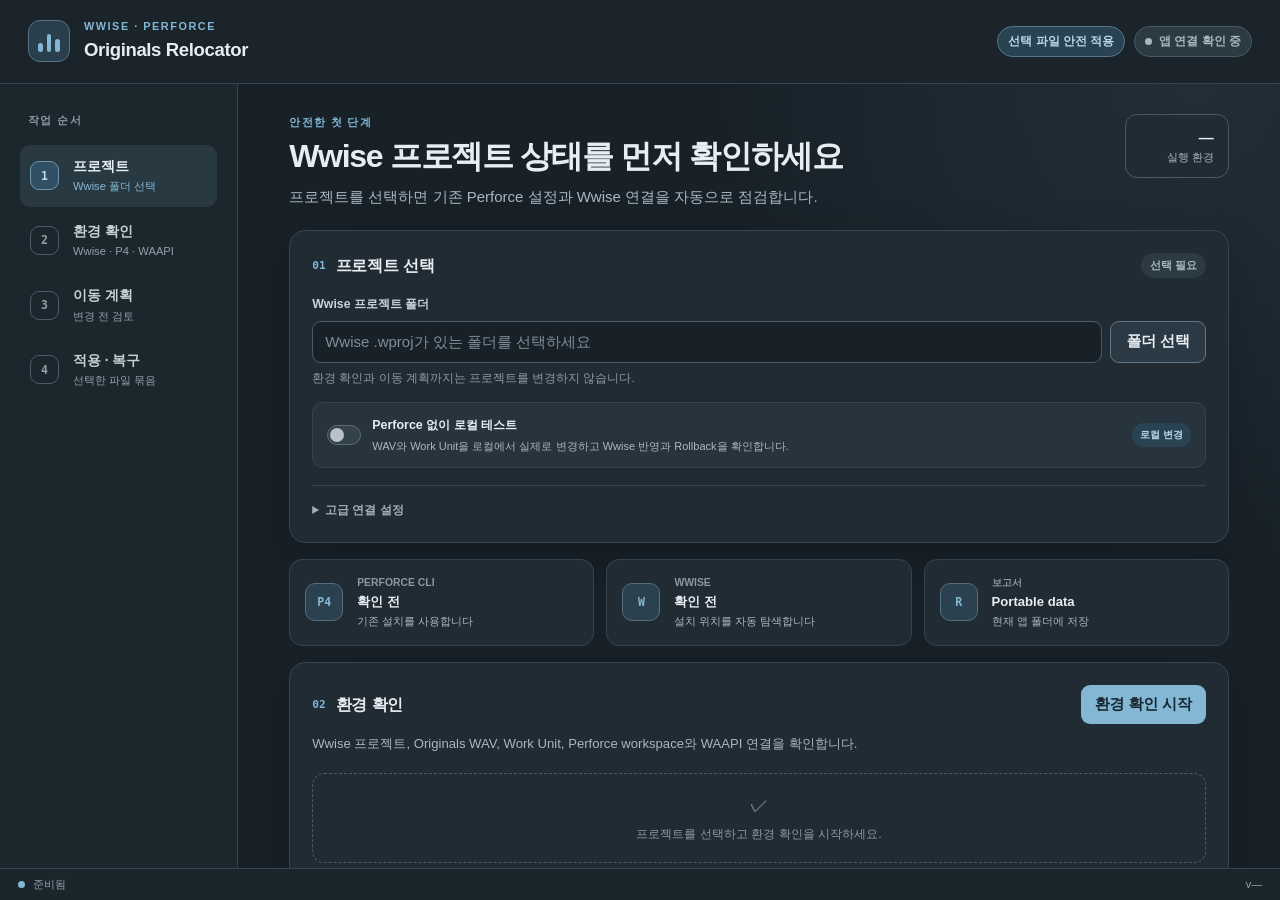
<file: src/wwise_p4_source_relocator/gui/assets/index.html>
<!doctype html>
<html lang="ko">
<head>
  <meta charset="utf-8">
  <meta name="viewport" content="width=device-width, initial-scale=1">
  <meta name="color-scheme" content="light dark">
  <meta name="description" content="Wwise Originals Relocator portable desktop interface">
  <link rel="icon" href="data:,">
  <link rel="stylesheet" href="styles.css?v=12">
  <title>Wwise Originals Relocator</title>
</head>
<body>
  <a class="skip-link" href="#workspace">작업 화면으로 바로가기</a>
  <div class="app-shell">
    <header class="app-header">
      <div class="brand">
        <span class="brand-mark" aria-hidden="true"><i></i><i></i><i></i></span>
        <div>
          <p class="brand-kicker">Wwise · Perforce</p>
          <h1>Originals Relocator</h1>
        </div>
      </div>
      <div class="header-status">
        <span class="mode-badge">선택 파일 안전 적용</span>
        <span id="bridge-status" class="connection-badge pending">앱 연결 확인 중</span>
      </div>
    </header>

    <div class="app-body">
      <aside class="sidebar" aria-label="진행 단계">
        <p class="sidebar-label">작업 순서</p>
        <ol class="steps">
          <li class="active" data-step="project"><span>1</span><div><strong>프로젝트</strong><small>Wwise 폴더 선택</small></div></li>
          <li data-step="doctor"><span>2</span><div><strong>환경 확인</strong><small id="doctor-step-detail">Wwise · P4 · WAAPI</small></div></li>
          <li data-step="plan"><span>3</span><div><strong>이동 계획</strong><small>변경 전 검토</small></div></li>
          <li data-step="apply"><span>4</span><div><strong>적용 · 복구</strong><small>선택한 파일 묶음</small></div></li>
        </ol>

      </aside>

      <main id="workspace" class="workspace">
        <section class="welcome-row" aria-labelledby="welcome-title">
          <div>
            <p class="section-kicker">안전한 첫 단계</p>
            <h2 id="welcome-title">Wwise 프로젝트 상태를 먼저 확인하세요</h2>
            <p>프로젝트를 선택하면 기존 Perforce 설정과 Wwise 연결을 자동으로 점검합니다.</p>
          </div>
          <div class="platform-chip"><span id="platform-value">—</span><small>실행 환경</small></div>
        </section>

        <div id="preview-banner" class="preview-banner" hidden>
          브라우저 미리보기 모드입니다. 실제 점검 기능은 portable 앱에서 활성화됩니다.
        </div>
        <div id="error-banner" class="error-banner" role="alert" hidden></div>

        <section class="panel project-panel" aria-labelledby="project-title">
          <div class="panel-heading">
            <div>
              <span class="step-number">01</span>
              <h2 id="project-title">프로젝트 선택</h2>
            </div>
            <span id="project-state" class="panel-state neutral">선택 필요</span>
          </div>

          <label class="field-label" for="project-root">Wwise 프로젝트 폴더</label>
          <div class="path-field">
            <input id="project-root" type="text" placeholder="Wwise .wproj가 있는 폴더를 선택하세요" autocomplete="off">
            <button id="choose-project" class="secondary-button" type="button">폴더 선택</button>
          </div>
          <p class="field-help">환경 확인과 이동 계획까지는 프로젝트를 변경하지 않습니다.</p>

          <label class="offline-mode-option" for="offline-test-mode">
            <input id="offline-test-mode" type="checkbox">
            <span class="offline-mode-control" aria-hidden="true"></span>
            <span class="offline-mode-copy">
              <strong>Perforce 없이 로컬 테스트</strong>
              <small>WAV와 Work Unit을 로컬에서 실제로 변경하고 Wwise 반영과 Rollback을 확인합니다.</small>
            </span>
            <span class="offline-mode-badge">로컬 변경</span>
          </label>

          <details class="advanced-settings">
            <summary>고급 연결 설정</summary>
            <div class="advanced-grid">
              <label>
                <span>Wwise 객체 루트</span>
                <input id="object-root" type="text" value="\Containers\Default Work Unit\VO">
              </label>
              <label>
                <span>Chapter</span>
                <input id="chapter" type="text" value="CH04">
              </label>
              <label class="wide-field">
                <span>WAAPI 주소</span>
                <input id="waapi-url" type="text" value="ws://127.0.0.1:8080/waapi">
              </label>
              <label class="wide-field">
                <span>Perforce CLI</span>
                <div class="path-field compact">
                  <input id="p4-executable" type="text" placeholder="자동 감지">
                  <button id="choose-p4" class="text-button" type="button">직접 선택</button>
                </div>
              </label>
              <div class="wide-field p4v-connection-heading">
                <div>
                  <strong>P4V 연결</strong>
                  <small>현재 P4V/Perforce 환경의 서버, 사용자와 workspace를 불러옵니다.</small>
                </div>
                <button id="detect-p4-connection" class="text-button" type="button">연결 불러오기</button>
              </div>
              <label>
                <span>서버 (P4PORT)</span>
                <input id="p4-port" type="text" placeholder="ssl:server:1666">
              </label>
              <label>
                <span>사용자 (P4USER)</span>
                <input id="p4-user" type="text" placeholder="자동 감지">
              </label>
              <label>
                <span>Workspace (P4CLIENT)</span>
                <input id="p4-client" type="text" placeholder="자동 감지">
              </label>
              <label>
                <span>문자셋 (P4CHARSET)</span>
                <input id="p4-charset" type="text" placeholder="서버 기본값">
              </label>
            </div>
          </details>
        </section>

        <section class="system-grid" aria-label="자동 감지 상태">
          <article class="system-card">
            <div class="system-icon" aria-hidden="true">P4</div>
            <div><small>Perforce CLI</small><strong id="p4-status">확인 전</strong><p id="p4-detail">기존 설치를 사용합니다</p></div>
          </article>
          <article class="system-card">
            <div class="system-icon" aria-hidden="true">W</div>
            <div><small>Wwise</small><strong id="wwise-status">확인 전</strong><p id="wwise-detail">설치 위치를 자동 탐색합니다</p></div>
          </article>
          <article class="system-card">
            <div class="system-icon" aria-hidden="true">R</div>
            <div><small>보고서</small><strong>Portable data</strong><p id="data-detail">현재 앱 폴더에 저장</p></div>
          </article>
        </section>

        <section class="panel" aria-labelledby="doctor-title">
          <div class="panel-heading">
            <div>
              <span class="step-number">02</span>
              <h2 id="doctor-title">환경 확인</h2>
            </div>
            <button id="run-doctor" class="primary-button" type="button">환경 확인 시작</button>
          </div>
          <p id="doctor-description" class="panel-description">Wwise 프로젝트, Originals WAV, Work Unit, Perforce workspace와 WAAPI 연결을 확인합니다.</p>
          <div id="readiness-empty" class="empty-state">
            <span aria-hidden="true">✓</span>
            <p>프로젝트를 선택하고 환경 확인을 시작하세요.</p>
          </div>
          <ul id="readiness-list" class="readiness-list" hidden></ul>
          <div id="doctor-report" class="report-path" hidden></div>
        </section>

        <section class="panel" aria-labelledby="plan-title">
          <div class="panel-heading">
            <div>
              <span class="step-number">03</span>
              <h2 id="plan-title">이동 계획</h2>
            </div>
            <button id="run-plan" class="primary-button" type="button" disabled>이동 계획 만들기</button>
          </div>
          <p class="panel-description">Wwise에서 source를 읽고 제안 경로를 표시합니다. 검증을 통과한 이동 가능 항목은 여러 개 선택할 수 있습니다.</p>
          <div id="offline-result-note" class="offline-result-note" hidden>
            로컬 테스트 결과입니다. 적용하면 파일이 실제로 이동되며 Work Unit이 변경됩니다. Perforce 액션은 만들지 않고 앱의 Rollback으로 복구합니다.
          </div>

          <div id="plan-summary" class="summary-strip" hidden>
            <div><strong id="move-count">0</strong><span>이동 가능</span></div>
            <div><strong id="skip-count">0</strong><span>이미 정리됨</span></div>
            <div><strong id="review-count">0</strong><span>담당자 확인</span></div>
            <div><strong id="validation-state">—</strong><span>사전 검증</span></div>
          </div>

          <div id="plan-empty" class="empty-state compact-empty">
            <span aria-hidden="true">↳</span>
            <p>환경 확인을 통과하면 이동 계획을 만들 수 있습니다.</p>
          </div>

          <div id="plan-bulk-actions" class="plan-bulk-actions" hidden>
            <label class="bulk-select-control" for="select-all-plan">
              <input id="select-all-plan" type="checkbox">
              <span>이동 가능 전체 선택</span>
            </label>
            <div class="plan-selection-summary" aria-live="polite">
              <strong id="plan-selected-count">0개 선택</strong>
              <span id="plan-selectable-count">0개 이동 가능</span>
            </div>
            <button id="clear-plan-selection" class="text-button" type="button" disabled>선택 해제</button>
          </div>

          <div id="plan-table-wrap" class="table-wrap" hidden>
            <table class="plan-table">
              <colgroup>
                <col class="selection-column">
                <col class="file-column">
                <col class="path-column">
                <col class="path-column">
                <col class="status-column">
                <col class="reason-column">
              </colgroup>
              <thead><tr><th>선택</th><th>파일</th><th>현재 폴더</th><th>이동할 폴더</th><th>상태</th><th>확인 내용</th></tr></thead>
              <tbody id="plan-table-body"></tbody>
            </table>
          </div>
          <div id="validation-issues" class="validation-issues" hidden>
            <strong>계획을 사용하기 전에 확인하세요</strong>
            <ul id="validation-issue-list"></ul>
          </div>
          <div id="plan-report" class="report-path" hidden></div>
        </section>

        <section class="panel" aria-labelledby="apply-title">
          <div class="panel-heading">
            <div>
              <span class="step-number">04</span>
              <h2 id="apply-title">선택한 파일 적용 및 복구</h2>
            </div>
            <span id="apply-state" class="panel-state neutral">계획 필요</span>
          </div>
          <p id="apply-description" class="panel-description">선택한 WAV를 <code>p4 move</code>하고 해당 Work Unit의 source 경로만 변경합니다. 하나라도 실패하면 이미 적용한 항목을 역순 복구하며, 이 프로그램은 submit을 실행하지 않습니다.</p>

          <div id="apply-empty" class="empty-state compact-empty">
            <span aria-hidden="true">✓</span>
            <p>검증된 이동 계획에서 적용할 파일을 하나 이상 선택하세요.</p>
          </div>

          <div id="apply-controls" class="apply-controls" hidden>
            <div class="selected-operation">
              <small>적용할 파일</small>
              <strong id="selected-file">—</strong>
              <p id="selected-move">—</p>
            </div>
            <div class="safety-note">
              <strong>적용 전 확인</strong>
              <span id="apply-safety-copy">Wwise 저장을 마치세요. 앱은 선택한 파일의 Perforce 액션과 이동 연결을 적용 직후 검증하고, 실패하면 자동 복구합니다.</span>
            </div>
            <button id="run-apply" class="primary-button danger-action" type="button" disabled>선택한 파일 모두 적용</button>
          </div>

          <div id="active-operation" class="active-operation" hidden>
            <div>
              <small>현재 적용된 파일 묶음</small>
              <strong id="active-file">—</strong>
              <p id="active-move">—</p>
            </div>
            <ol>
              <li id="active-guide-1">Wwise의 External Project Changes 안내에서 affected Work Unit을 다시 불러옵니다.</li>
              <li id="active-guide-2"><strong>Wwise 반영 확인</strong>으로 source와 Perforce 상태를 검증합니다.</li>
              <li id="active-guide-3">테스트가 끝나면 Rollback으로 원래 상태를 복구합니다.</li>
            </ol>
            <div class="active-actions">
              <button id="run-validate-apply" class="primary-button validate-apply-button" type="button">Wwise 반영 확인</button>
              <button id="run-handoff-apply" class="primary-button handoff-button" type="button" hidden>P4V로 인계</button>
              <button id="run-check-handoff" class="primary-button handoff-button" type="button" hidden>P4V 마감 상태 확인</button>
              <button id="run-rollback" class="secondary-button rollback-button" type="button">이 작업 Rollback</button>
            </div>
          </div>
          <div id="apply-validation-result" class="apply-validation-result" hidden>
            <strong id="apply-validation-title">적용 결과 확인</strong>
            <p id="apply-validation-summary"></p>
            <dl id="apply-perforce-summary" class="apply-perforce-summary" hidden></dl>
            <ul id="apply-validation-list"></ul>
          </div>
          <div id="apply-report" class="report-path" hidden></div>
        </section>

        <section class="panel" aria-labelledby="history-title">
          <div class="panel-heading">
            <div>
              <span class="step-number">기록</span>
              <h2 id="history-title">최근 작업 기록</h2>
            </div>
            <button id="refresh-history" class="secondary-button history-refresh-button" type="button">새로고침</button>
          </div>
          <p class="panel-description">현재 프로젝트에서 실행한 최근 파일 작업과 검증 보고서를 읽기 전용으로 보여줍니다.</p>
          <div id="history-empty" class="empty-state compact-empty">
            <span aria-hidden="true">↺</span>
            <p>프로젝트를 선택하면 이 앱에서 만든 작업 기록을 확인할 수 있습니다.</p>
          </div>
          <div id="history-list" class="history-list" hidden></div>
          <p id="history-warning" class="history-warning" hidden></p>
          <div id="history-root" class="report-path" hidden></div>
        </section>
      </main>
    </div>

    <footer class="status-bar">
      <span id="activity-dot" class="activity-dot"></span>
      <span id="activity-text">준비됨</span>
      <span class="status-spacer"></span>
      <span id="app-version">v—</span>
    </footer>
  </div>
  <script src="app.js?v=14"></script>
</body>
</html>
</file>
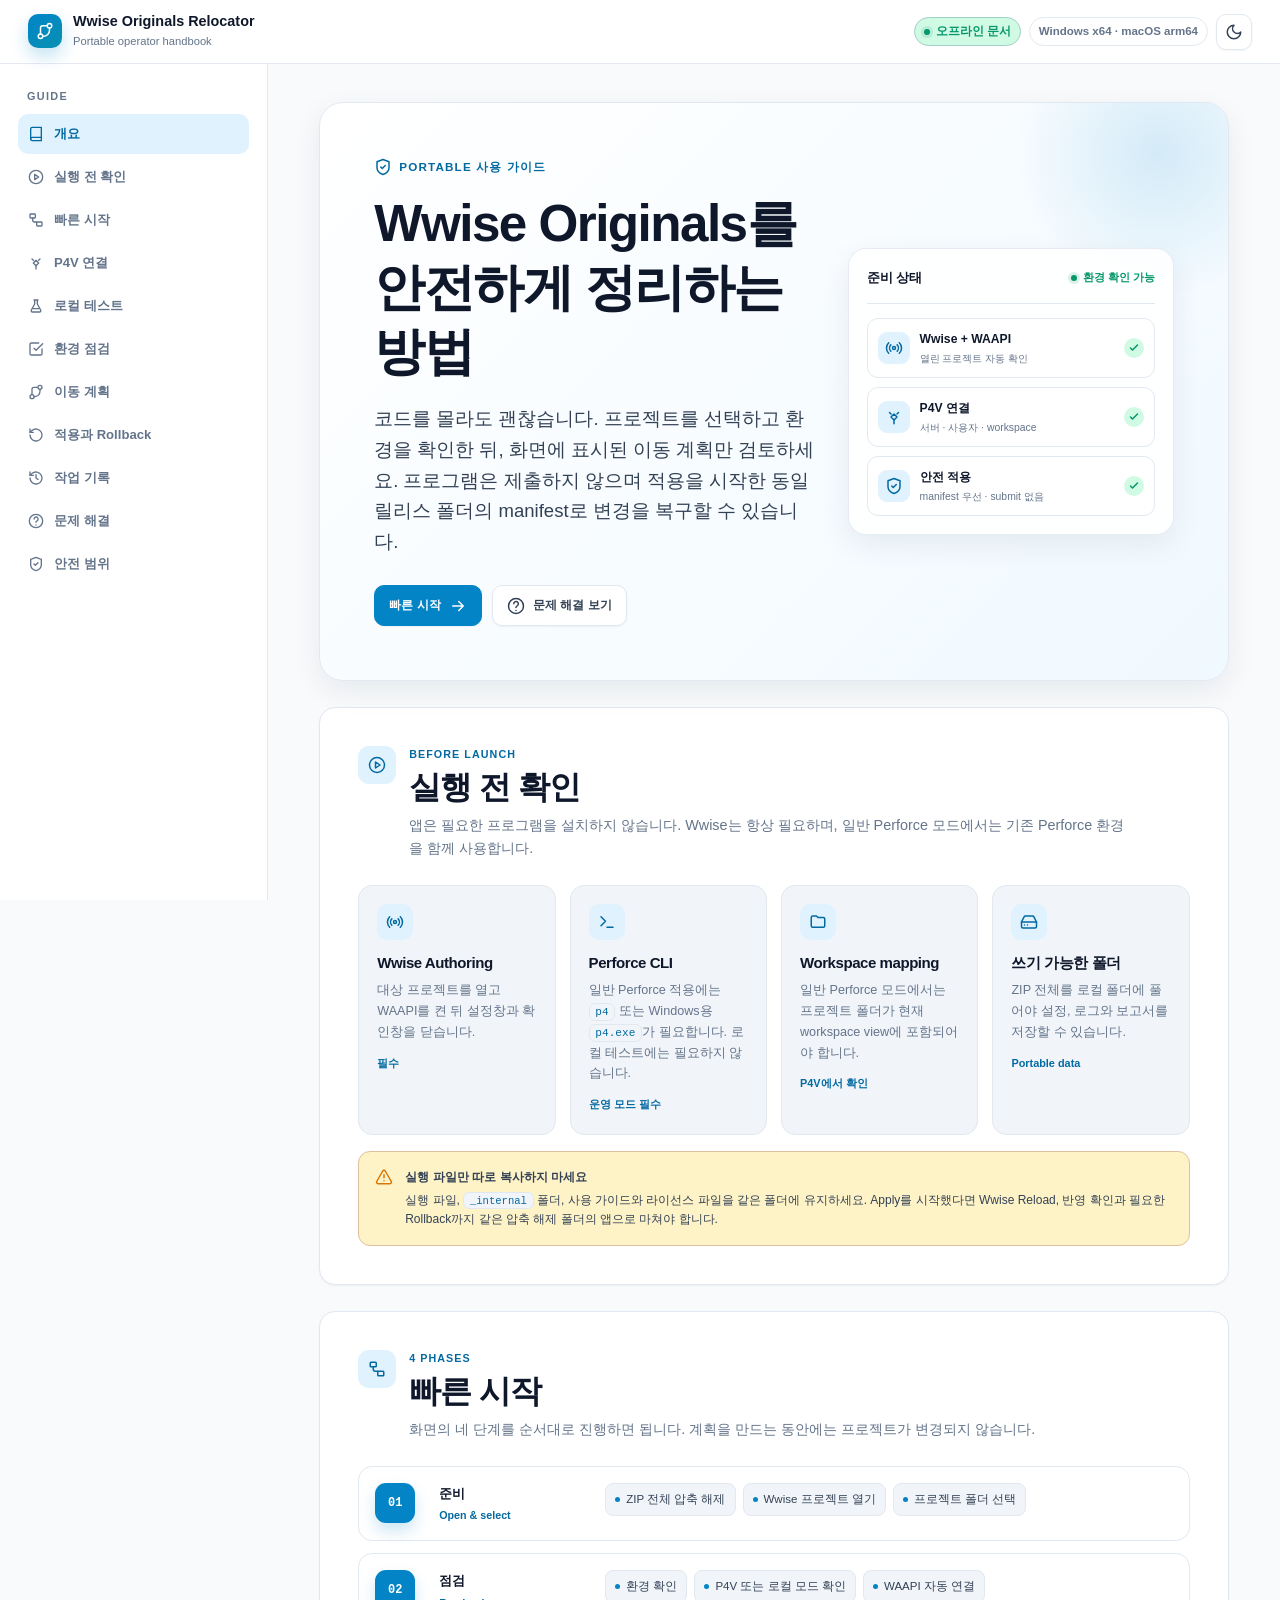
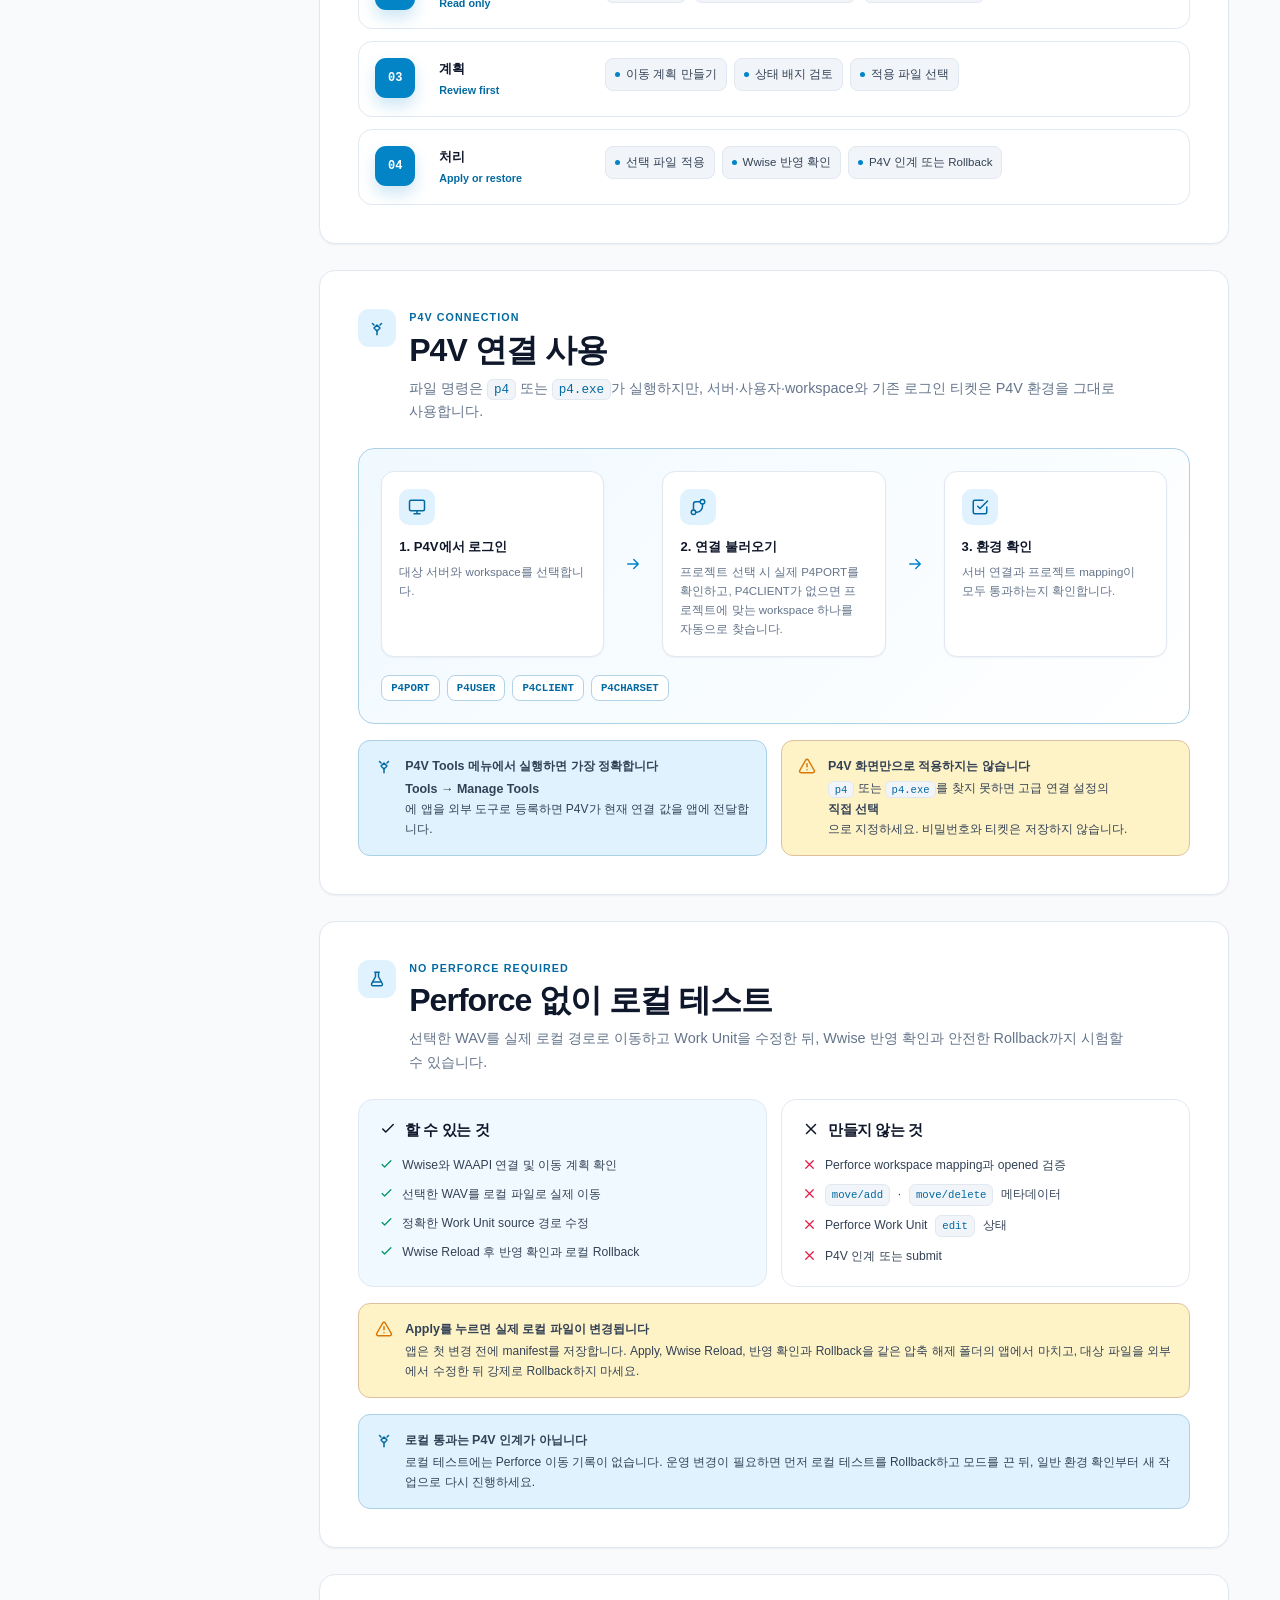
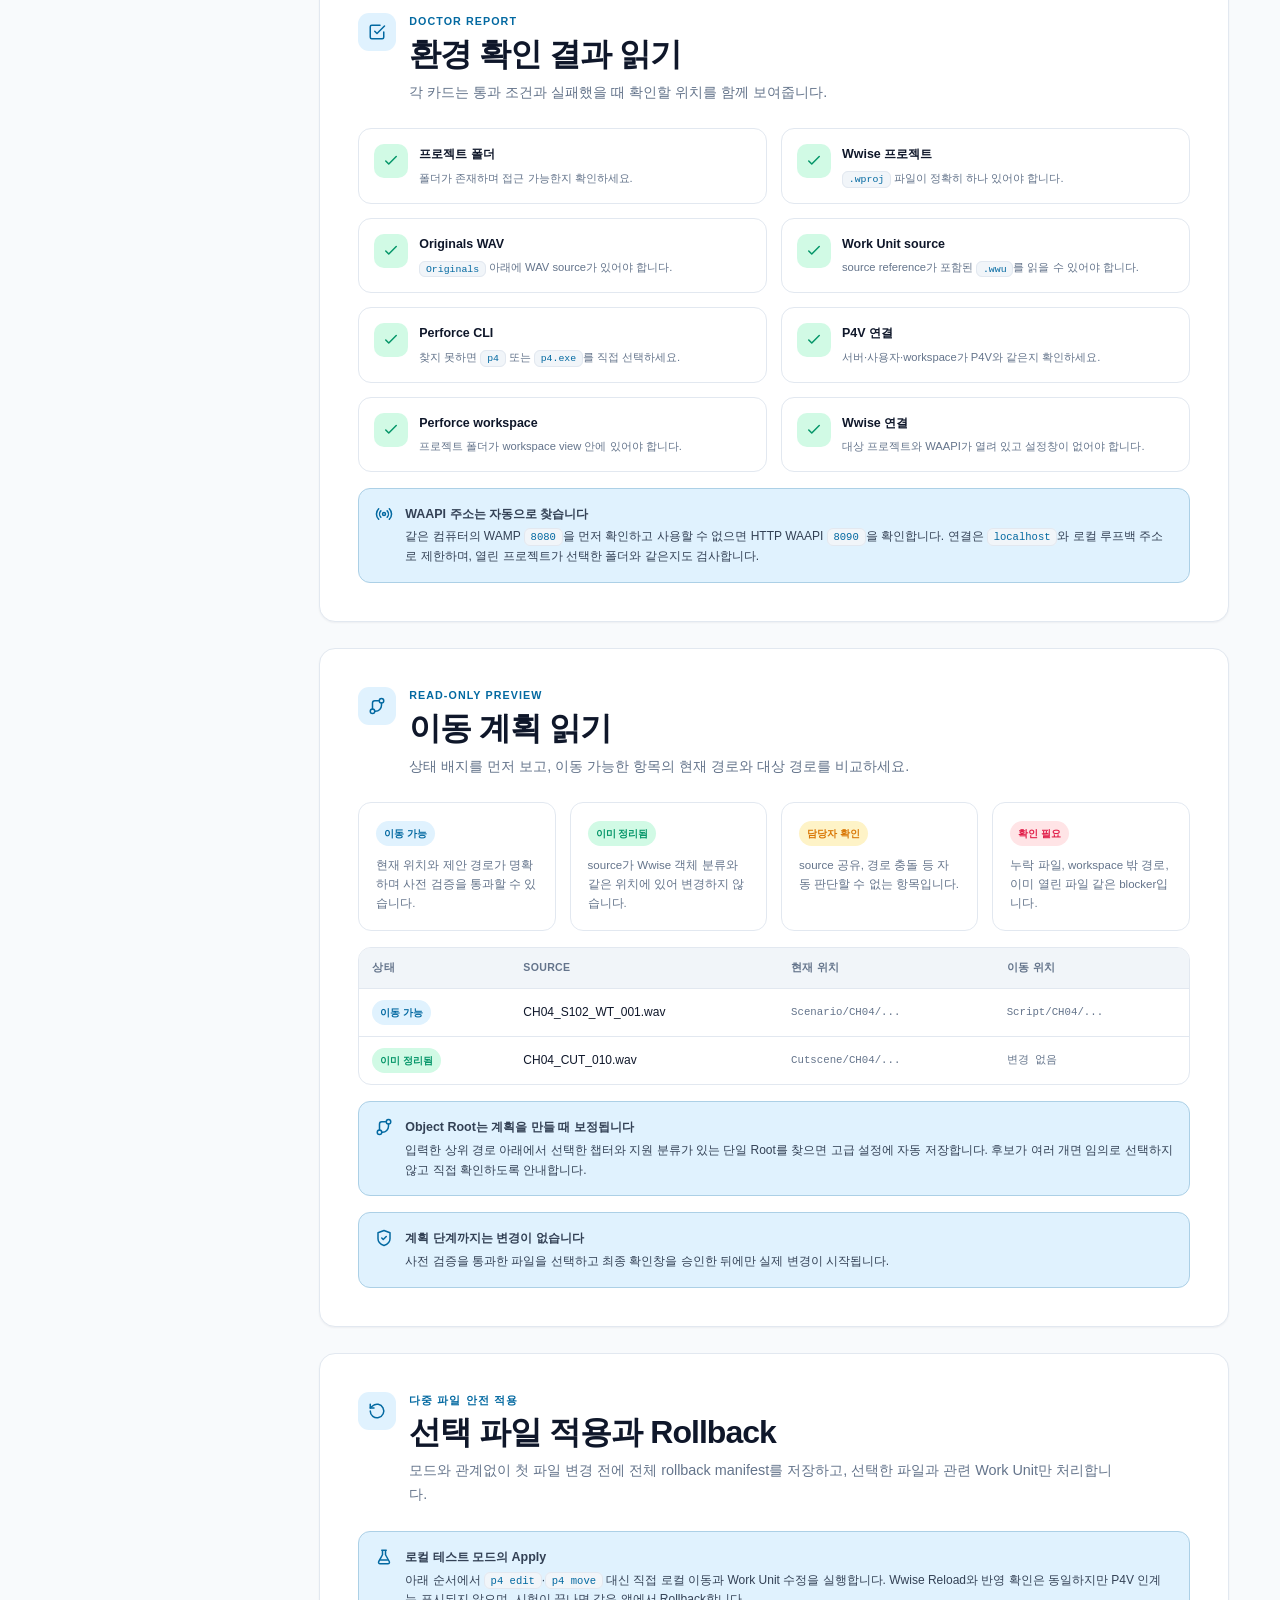
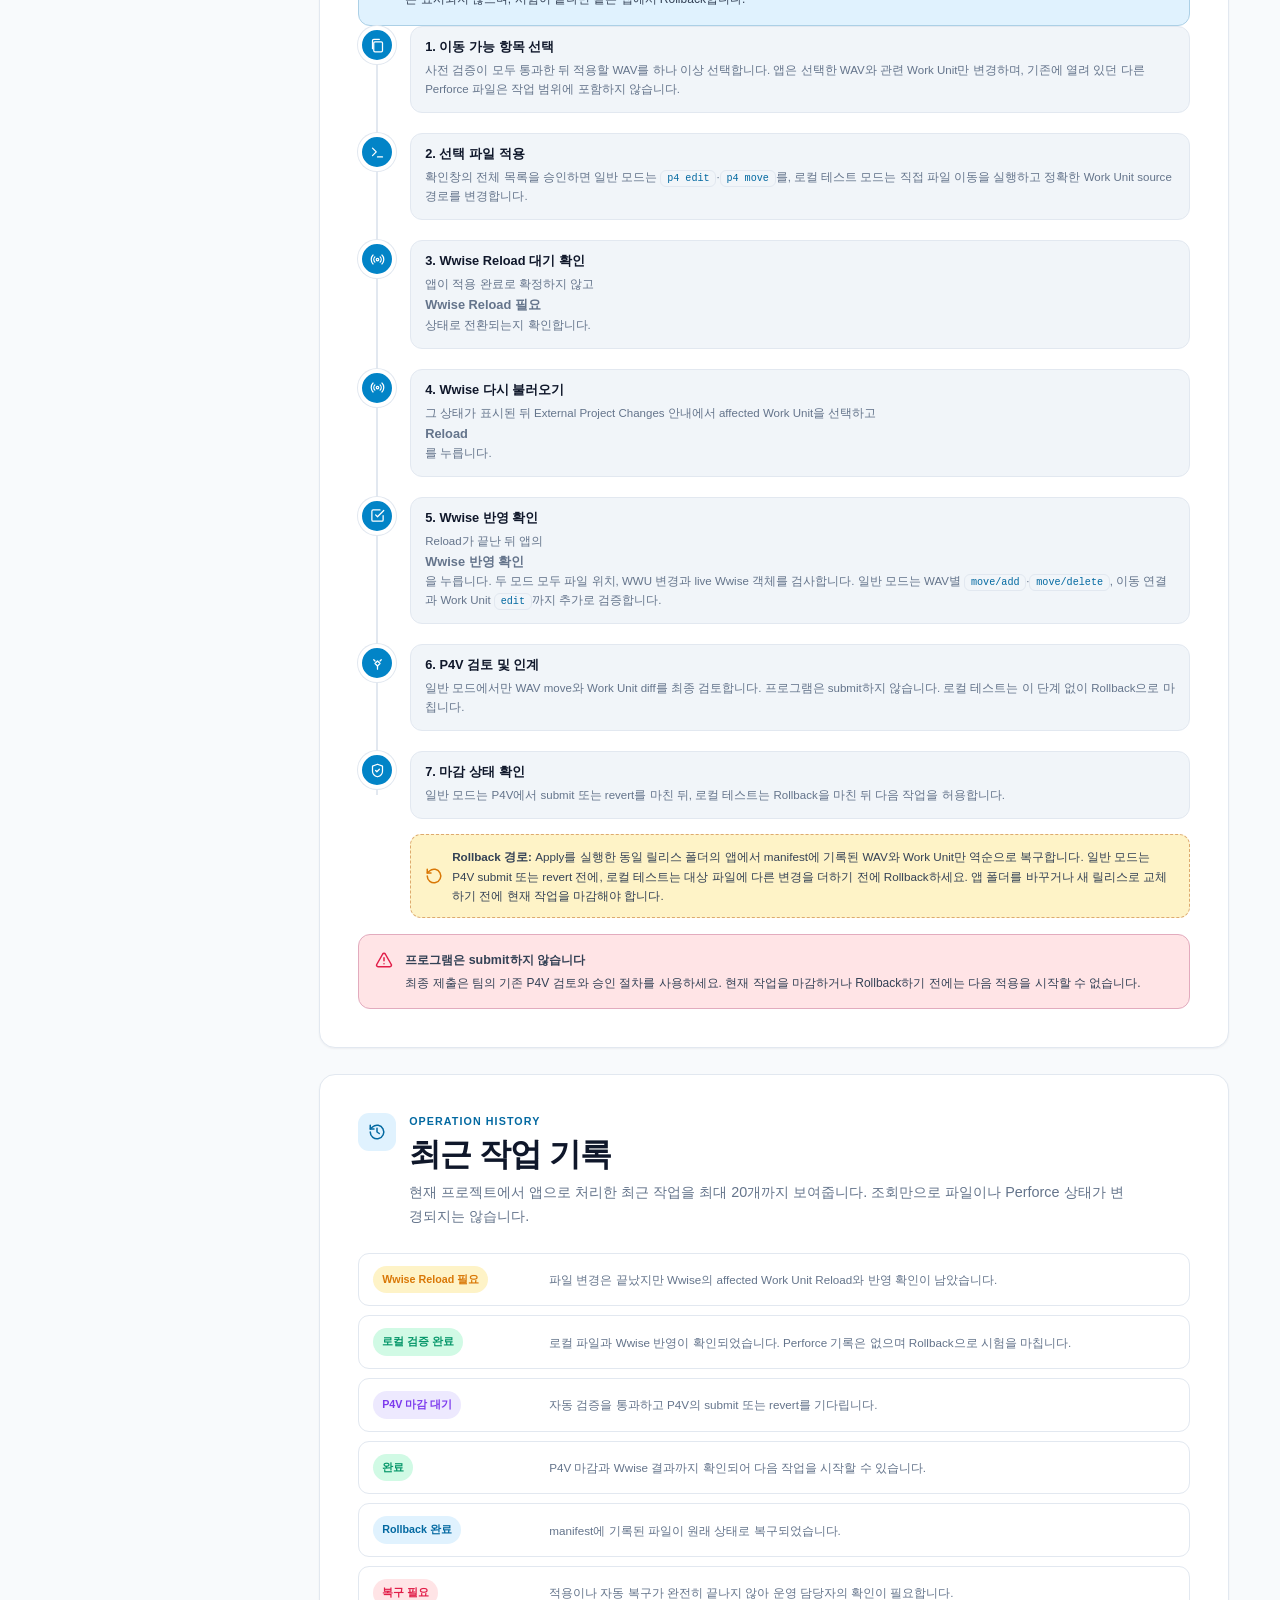
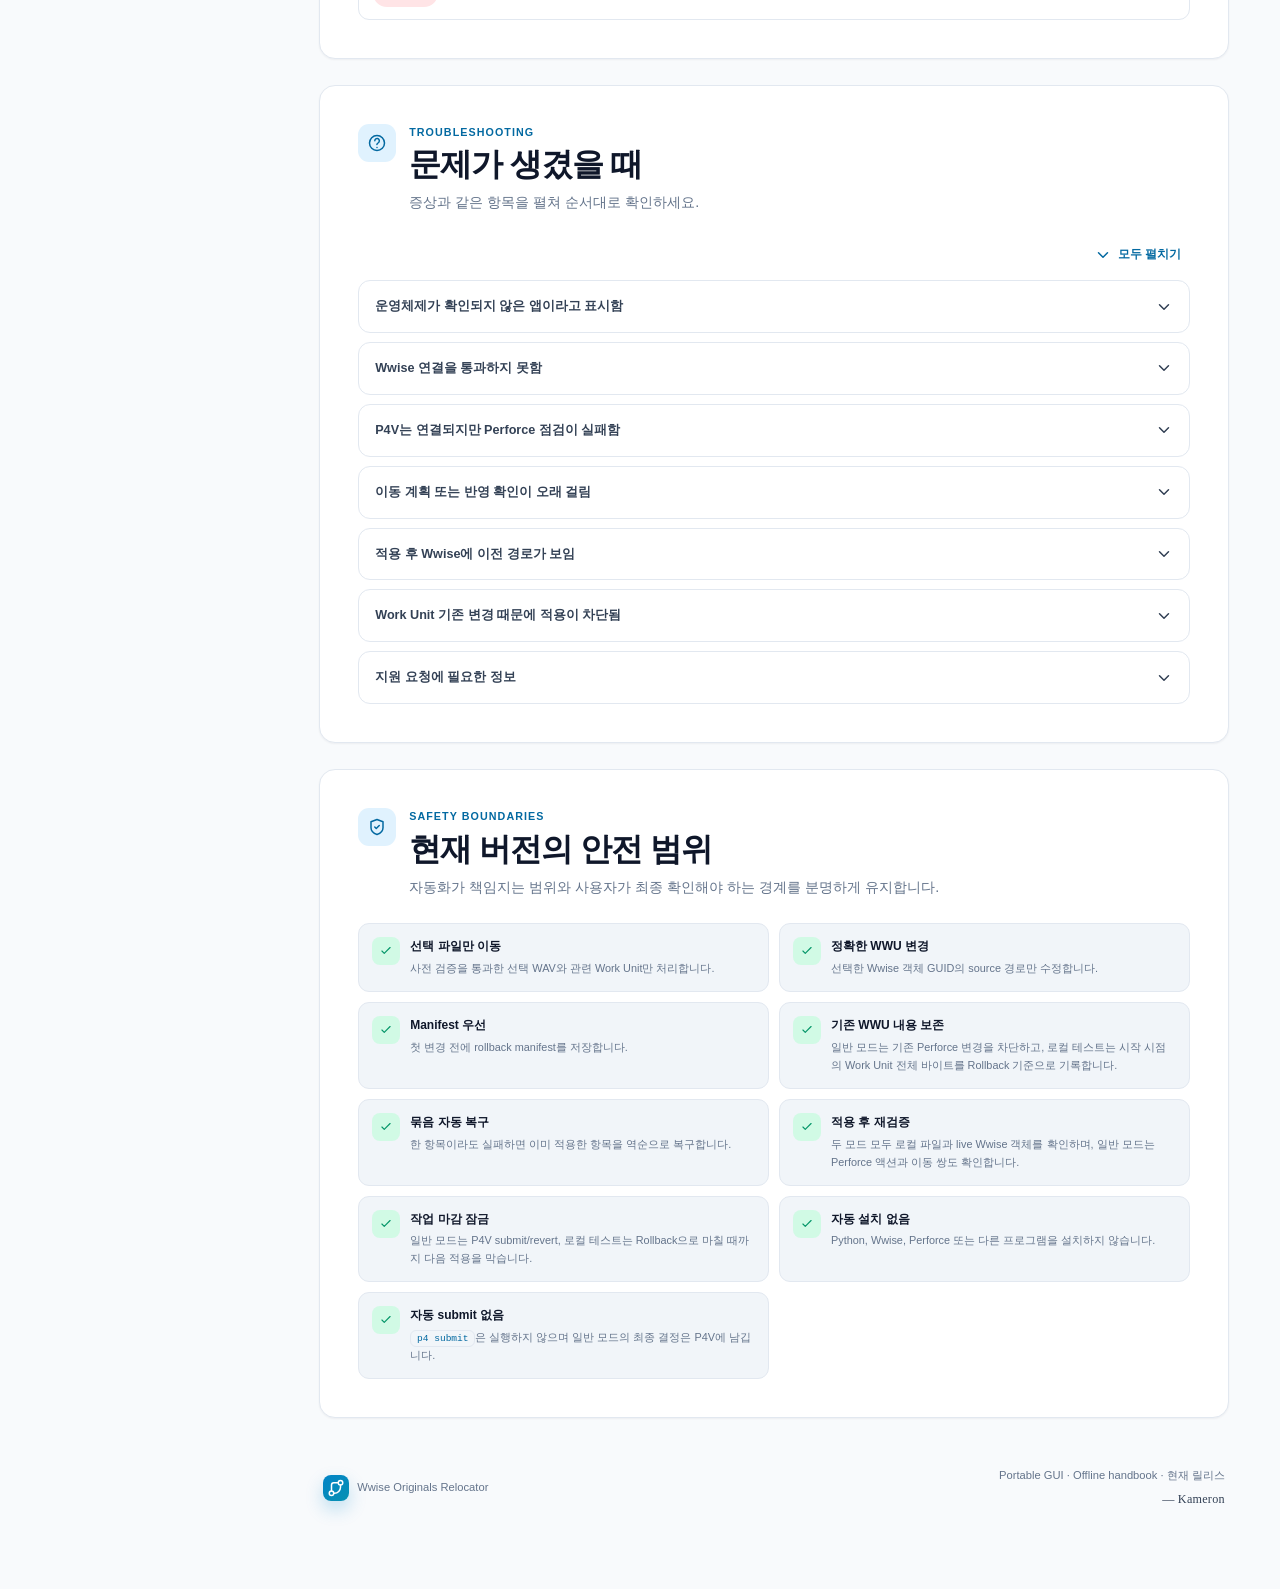
<file: docs/usage-guide.html>
<!doctype html>
<html lang="ko">
<head>
  <meta charset="utf-8">
  <meta name="viewport" content="width=device-width, initial-scale=1">
  <meta name="color-scheme" content="light dark">
  <meta name="description" content="Wwise Originals Relocator Portable GUI 오프라인 사용 가이드">
  <link rel="icon" href="data:,">
  <title>Wwise Originals Relocator | 사용 가이드</title>
  <style>
    :root {
      --bg: #f8fafc;
      --surface: #ffffff;
      --surface-muted: #f1f5f9;
      --surface-blue: #f0f9ff;
      --ink: #0f172a;
      --ink-soft: #334155;
      --muted: #64748b;
      --line: #e2e8f0;
      --line-strong: #cbd5e1;
      --sky: #0284c7;
      --sky-dark: #0369a1;
      --sky-soft: #e0f2fe;
      --cyan: #0891b2;
      --emerald: #059669;
      --emerald-soft: #d1fae5;
      --amber: #d97706;
      --amber-soft: #fef3c7;
      --rose: #e11d48;
      --rose-soft: #ffe4e6;
      --violet: #7c3aed;
      --violet-soft: #ede9fe;
      --shadow-sm: 0 1px 2px rgba(15, 23, 42, 0.05);
      --shadow: 0 10px 30px rgba(15, 23, 42, 0.07);
      --radius: 16px;
      --sans: Inter, "Segoe UI", Pretendard, -apple-system, BlinkMacSystemFont, sans-serif;
      --mono: "SFMono-Regular", Consolas, "Liberation Mono", monospace;
    }

    html[data-theme="dark"] {
      --bg: #0b1220;
      --surface: #111c2e;
      --surface-muted: #172337;
      --surface-blue: #0d2639;
      --ink: #e5edf7;
      --ink-soft: #c3d0df;
      --muted: #91a2b7;
      --line: #25354a;
      --line-strong: #354861;
      --sky: #38bdf8;
      --sky-dark: #7dd3fc;
      --sky-soft: #12354a;
      --emerald: #34d399;
      --emerald-soft: #123b31;
      --amber: #fbbf24;
      --amber-soft: #3c3016;
      --rose: #fb7185;
      --rose-soft: #421c2a;
      --violet: #a78bfa;
      --violet-soft: #2c2349;
      --shadow-sm: 0 1px 2px rgba(0, 0, 0, 0.22);
      --shadow: 0 14px 34px rgba(0, 0, 0, 0.26);
    }

    * { box-sizing: border-box; }
    html { scroll-behavior: smooth; scroll-padding-top: 88px; }
    body { margin: 0; background: var(--bg); color: var(--ink); font: 15px/1.65 var(--sans); -webkit-font-smoothing: antialiased; }
    button, input { font: inherit; }
    a { color: inherit; }
    code { padding: 0.12rem 0.36rem; border: 1px solid var(--line); border-radius: 6px; background: var(--surface-muted); color: var(--sky-dark); font: 0.88em/1.5 var(--mono); }
    svg.icon { width: 18px; height: 18px; flex: 0 0 auto; fill: none; stroke: currentColor; stroke-width: 2; stroke-linecap: round; stroke-linejoin: round; }
    .sr-only { position: absolute; width: 1px; height: 1px; margin: -1px; padding: 0; overflow: hidden; clip: rect(0, 0, 0, 0); white-space: nowrap; border: 0; }
    .skip-link { position: fixed; top: 8px; left: 8px; z-index: 100; transform: translateY(-150%); padding: 9px 13px; border-radius: 9px; background: var(--ink); color: var(--surface); text-decoration: none; }
    .skip-link:focus { transform: translateY(0); }

    .topbar { position: sticky; top: 0; z-index: 40; height: 64px; border-bottom: 1px solid color-mix(in srgb, var(--line) 85%, transparent); background: color-mix(in srgb, var(--surface) 88%, transparent); backdrop-filter: blur(16px); }
    .topbar-inner { width: min(1440px, 100%); height: 100%; margin: 0 auto; padding: 0 28px; display: flex; align-items: center; justify-content: space-between; gap: 20px; }
    .brand { display: flex; align-items: center; gap: 11px; min-width: 0; }
    .brand-mark { width: 34px; height: 34px; display: grid; place-items: center; border-radius: 10px; background: linear-gradient(145deg, var(--sky), var(--cyan)); color: white; box-shadow: 0 8px 18px color-mix(in srgb, var(--sky) 24%, transparent); }
    .brand-copy { min-width: 0; }
    .brand-copy strong { display: block; overflow: hidden; color: var(--ink); font-size: 0.9rem; line-height: 1.2; text-overflow: ellipsis; white-space: nowrap; }
    .brand-copy span { display: block; margin-top: 2px; color: var(--muted); font-size: 0.7rem; }
    .topbar-actions { display: flex; align-items: center; gap: 8px; }
    .chip { display: inline-flex; align-items: center; gap: 6px; min-height: 28px; padding: 4px 9px; border: 1px solid var(--line); border-radius: 999px; background: var(--surface); color: var(--muted); font-size: 0.72rem; font-weight: 650; white-space: nowrap; }
    .chip.live { border-color: color-mix(in srgb, var(--emerald) 30%, var(--line)); background: var(--emerald-soft); color: var(--emerald); }
    .chip-dot { width: 6px; height: 6px; border-radius: 50%; background: currentColor; box-shadow: 0 0 0 3px color-mix(in srgb, currentColor 14%, transparent); }
    .icon-button { width: 36px; height: 36px; display: inline-grid; place-items: center; border: 1px solid var(--line); border-radius: 10px; background: var(--surface); color: var(--ink-soft); cursor: pointer; box-shadow: var(--shadow-sm); }
    .icon-button:hover { border-color: var(--line-strong); background: var(--surface-muted); color: var(--sky-dark); }
    .theme-icon-moon, .theme-icon-sun { grid-area: 1 / 1; }
    .theme-icon-sun { display: none; }
    html[data-theme="dark"] .theme-icon-moon { display: none; }
    html[data-theme="dark"] .theme-icon-sun { display: block; }
    .menu-button { display: none; }

    .layout { width: min(1440px, 100%); min-height: calc(100vh - 64px); margin: 0 auto; display: grid; grid-template-columns: 268px minmax(0, 1fr); }
    .sidebar { position: sticky; top: 64px; height: calc(100vh - 64px); padding: 24px 18px; border-right: 1px solid var(--line); background: var(--surface); overflow-y: auto; }
    .nav-label { margin: 0 9px 8px; color: var(--muted); font-size: 0.68rem; font-weight: 750; letter-spacing: 0.12em; text-transform: uppercase; }
    .nav-list { display: grid; gap: 3px; margin: 0; padding: 0; list-style: none; }
    .nav-link { display: flex; align-items: center; gap: 10px; min-height: 40px; padding: 8px 10px; border-radius: 10px; color: var(--muted); font-size: 0.82rem; font-weight: 600; text-decoration: none; transition: 150ms ease; }
    .nav-link:hover { background: var(--surface-muted); color: var(--ink); }
    .nav-link.active { background: var(--sky-soft); color: var(--sky-dark); }
    .nav-link .icon { width: 16px; height: 16px; }

    .content { min-width: 0; padding: 38px clamp(24px, 4vw, 64px) 80px; }
    .content-inner { width: min(1060px, 100%); margin: 0 auto; }
    .hero { position: relative; overflow: hidden; display: grid; grid-template-columns: minmax(0, 1.15fr) minmax(300px, 0.85fr); gap: 32px; padding: clamp(28px, 5vw, 54px); border: 1px solid var(--line); border-radius: 24px; background: linear-gradient(135deg, var(--surface) 0%, var(--surface-blue) 100%); box-shadow: var(--shadow); }
    .hero::after { content: ""; position: absolute; right: -80px; top: -100px; width: 300px; height: 300px; border-radius: 50%; background: radial-gradient(circle, color-mix(in srgb, var(--sky) 14%, transparent), transparent 68%); pointer-events: none; }
    .eyebrow { display: inline-flex; align-items: center; gap: 7px; margin: 0 0 16px; color: var(--sky-dark); font-size: 0.73rem; font-weight: 800; letter-spacing: 0.1em; text-transform: uppercase; }
    h1, h2, h3 { color: var(--ink); line-height: 1.25; letter-spacing: -0.03em; }
    h1 { max-width: 680px; margin: 0; font-size: clamp(2.15rem, 4vw, 3.55rem); word-break: keep-all; }
    .hero-title-line { display: block; }
    .hero-lede { max-width: 650px; margin: 20px 0 0; color: var(--ink-soft); font-size: clamp(1rem, 1.7vw, 1.16rem); }
    .hero-actions { display: flex; flex-wrap: wrap; gap: 10px; margin-top: 28px; }
    .button { display: inline-flex; align-items: center; justify-content: center; gap: 8px; min-height: 40px; padding: 9px 14px; border: 1px solid var(--line); border-radius: 10px; background: var(--surface); color: var(--ink-soft); font-size: 0.78rem; font-weight: 700; text-decoration: none; box-shadow: var(--shadow-sm); }
    .button.primary { border-color: var(--sky); background: var(--sky); color: white; }
    .button:hover { transform: translateY(-1px); box-shadow: var(--shadow); }
    .hero-dashboard { position: relative; z-index: 1; align-self: center; padding: 18px; border: 1px solid color-mix(in srgb, var(--line) 80%, transparent); border-radius: 18px; background: color-mix(in srgb, var(--surface) 88%, transparent); box-shadow: var(--shadow); }
    .dashboard-head { display: flex; align-items: center; justify-content: space-between; gap: 12px; padding-bottom: 14px; border-bottom: 1px solid var(--line); }
    .dashboard-head strong { font-size: 0.82rem; }
    .status-pill { display: inline-flex; align-items: center; gap: 6px; color: var(--emerald); font-size: 0.7rem; font-weight: 750; }
    .status-grid { display: grid; gap: 9px; margin-top: 14px; }
    .status-row { display: grid; grid-template-columns: 32px 1fr auto; align-items: center; gap: 10px; padding: 10px; border: 1px solid var(--line); border-radius: 11px; background: var(--surface); }
    .status-icon { width: 32px; height: 32px; display: grid; place-items: center; border-radius: 9px; background: var(--sky-soft); color: var(--sky-dark); }
    .status-row strong { display: block; font-size: 0.76rem; }
    .status-row small { display: block; margin-top: 1px; color: var(--muted); font-size: 0.65rem; }
    .status-check { width: 20px; height: 20px; display: grid; place-items: center; border-radius: 50%; background: var(--emerald-soft); color: var(--emerald); }
    .status-check .icon { width: 12px; height: 12px; stroke-width: 3; }

    .section { margin-top: 26px; padding: clamp(24px, 4vw, 38px); border: 1px solid var(--line); border-radius: var(--radius); background: var(--surface); box-shadow: var(--shadow-sm); }
    .section-heading { display: flex; align-items: flex-start; justify-content: space-between; gap: 20px; margin-bottom: 24px; }
    .section-title-wrap { display: flex; align-items: flex-start; gap: 13px; }
    .section-icon { width: 38px; height: 38px; display: grid; place-items: center; flex: 0 0 auto; border-radius: 11px; background: var(--sky-soft); color: var(--sky-dark); }
    .section h2 { margin: 0; font-size: clamp(1.45rem, 3vw, 2rem); }
    .section-description { max-width: 720px; margin: 7px 0 0; color: var(--muted); font-size: 0.9rem; }
    .section-kicker { margin: 0 0 3px; color: var(--sky-dark); font-size: 0.67rem; font-weight: 800; letter-spacing: 0.1em; text-transform: uppercase; }

    .grid { display: grid; gap: 14px; }
    .grid.two { grid-template-columns: repeat(2, minmax(0, 1fr)); }
    .grid.three { grid-template-columns: repeat(3, minmax(0, 1fr)); }
    .grid.four { grid-template-columns: repeat(4, minmax(0, 1fr)); }
    .card { padding: 18px; border: 1px solid var(--line); border-radius: 14px; background: var(--surface); }
    .card.soft { background: var(--surface-muted); }
    .card-icon { width: 36px; height: 36px; display: grid; place-items: center; margin-bottom: 14px; border-radius: 10px; background: var(--sky-soft); color: var(--sky-dark); }
    .card h3 { margin: 0; font-size: 0.94rem; }
    .card p { margin: 7px 0 0; color: var(--muted); font-size: 0.79rem; }
    .card-meta { display: inline-flex; margin-top: 12px; color: var(--sky-dark); font-size: 0.68rem; font-weight: 700; }
    .callout { display: flex; align-items: flex-start; gap: 12px; margin-top: 16px; padding: 15px 16px; border: 1px solid color-mix(in srgb, var(--sky) 24%, var(--line)); border-radius: 12px; background: var(--sky-soft); color: var(--ink-soft); }
    .callout.warning { border-color: color-mix(in srgb, var(--amber) 35%, var(--line)); background: var(--amber-soft); }
    .callout.danger { border-color: color-mix(in srgb, var(--rose) 30%, var(--line)); background: var(--rose-soft); }
    .callout > .icon { margin-top: 1px; color: var(--sky-dark); }
    .callout.warning > .icon { color: var(--amber); }
    .callout.danger > .icon { color: var(--rose); }
    .callout strong { display: block; font-size: 0.78rem; }
    .callout p { margin: 3px 0 0; color: var(--ink-soft); font-size: 0.75rem; }

    .phase-list { display: grid; gap: 12px; }
    .phase { display: grid; grid-template-columns: 48px 150px 1fr; align-items: start; gap: 16px; padding: 16px; border: 1px solid var(--line); border-radius: 14px; background: var(--surface); }
    .phase-number { width: 40px; height: 40px; display: grid; place-items: center; border-radius: 11px; background: var(--sky); color: white; font: 750 0.75rem var(--mono); box-shadow: 0 8px 16px color-mix(in srgb, var(--sky) 20%, transparent); }
    .phase-title strong { display: block; font-size: 0.84rem; }
    .phase-title span { display: block; margin-top: 2px; color: var(--sky-dark); font-size: 0.67rem; font-weight: 700; }
    .phase-steps { display: flex; flex-wrap: wrap; gap: 7px; }
    .phase-step { display: inline-flex; align-items: center; gap: 6px; padding: 6px 9px; border: 1px solid var(--line); border-radius: 8px; background: var(--surface-muted); color: var(--ink-soft); font-size: 0.72rem; }
    .phase-step::before { content: ""; width: 5px; height: 5px; border-radius: 50%; background: var(--sky); }

    .connection-panel { padding: 22px; border: 1px solid color-mix(in srgb, var(--sky) 24%, var(--line)); border-radius: 16px; background: linear-gradient(135deg, var(--surface-blue), var(--surface)); }
    .connection-flow { display: grid; grid-template-columns: 1fr 42px 1fr 42px 1fr; align-items: stretch; gap: 8px; }
    .connection-node { padding: 17px; border: 1px solid var(--line); border-radius: 13px; background: var(--surface); box-shadow: var(--shadow-sm); }
    .connection-node .card-icon { margin-bottom: 11px; }
    .connection-node strong { display: block; font-size: 0.82rem; }
    .connection-node p { margin: 5px 0 0; color: var(--muted); font-size: 0.72rem; }
    .flow-arrow { display: grid; place-items: center; color: var(--sky); }
    .variable-list { display: flex; flex-wrap: wrap; gap: 7px; margin-top: 18px; }
    .variable { padding: 6px 9px; border: 1px solid color-mix(in srgb, var(--sky) 22%, var(--line)); border-radius: 8px; background: var(--surface); color: var(--sky-dark); font: 700 0.67rem var(--mono); }

    .mode-card { position: relative; overflow: hidden; padding: 20px; border: 1px solid var(--line); border-radius: 15px; }
    .mode-card.readonly { background: var(--surface-blue); }
    .mode-card.production { background: var(--surface); }
    .mode-card h3 { display: flex; align-items: center; gap: 8px; margin: 0; font-size: 0.95rem; }
    .mode-card ul { display: grid; gap: 9px; margin: 16px 0 0; padding: 0; list-style: none; }
    .mode-card li { display: flex; align-items: flex-start; gap: 8px; color: var(--ink-soft); font-size: 0.76rem; }
    .mode-card li .icon { width: 15px; height: 15px; margin-top: 2px; color: var(--emerald); }
    .mode-card li.disabled .icon { color: var(--rose); }

    .check-card { display: grid; grid-template-columns: 34px 1fr; gap: 11px; padding: 15px; border: 1px solid var(--line); border-radius: 13px; background: var(--surface); }
    .check-symbol { width: 34px; height: 34px; display: grid; place-items: center; border-radius: 10px; background: var(--emerald-soft); color: var(--emerald); }
    .check-card strong { display: block; font-size: 0.78rem; }
    .check-card p { margin: 4px 0 0; color: var(--muted); font-size: 0.7rem; }

    .legend-card { position: relative; padding: 17px; border: 1px solid var(--line); border-radius: 13px; background: var(--surface); }
    .badge { display: inline-flex; align-items: center; gap: 5px; padding: 4px 8px; border-radius: 999px; font-size: 0.65rem; font-weight: 750; }
    .badge.move { background: var(--sky-soft); color: var(--sky-dark); }
    .badge.skip { background: var(--emerald-soft); color: var(--emerald); }
    .badge.review { background: var(--amber-soft); color: var(--amber); }
    .badge.block { background: var(--rose-soft); color: var(--rose); }
    .legend-card p { margin: 10px 0 0; color: var(--muted); font-size: 0.72rem; }
    .table-wrap { margin-top: 16px; border: 1px solid var(--line); border-radius: 13px; overflow-x: auto; }
    table { width: 100%; border-collapse: collapse; min-width: 650px; font-size: 0.75rem; }
    th, td { padding: 11px 13px; border-bottom: 1px solid var(--line); text-align: left; vertical-align: middle; }
    th { background: var(--surface-muted); color: var(--muted); font-size: 0.66rem; letter-spacing: 0.03em; text-transform: uppercase; }
    tr:last-child td { border-bottom: 0; }
    td.path { color: var(--muted); font-family: var(--mono); font-size: 0.67rem; }

    .timeline { position: relative; display: grid; gap: 0; }
    .timeline::before { content: ""; position: absolute; left: 18px; top: 20px; bottom: 24px; width: 2px; background: var(--line); }
    .timeline-item { position: relative; display: grid; grid-template-columns: 38px 1fr; gap: 14px; padding-bottom: 20px; }
    .timeline-item:last-child { padding-bottom: 0; }
    .timeline-dot { z-index: 1; width: 38px; height: 38px; display: grid; place-items: center; border: 4px solid var(--surface); border-radius: 50%; background: var(--sky); color: white; box-shadow: 0 0 0 1px var(--line); }
    .timeline-dot .icon { width: 15px; height: 15px; }
    .timeline-copy { padding: 9px 14px 13px; border: 1px solid var(--line); border-radius: 12px; background: var(--surface-muted); }
    .timeline-copy strong { display: block; font-size: 0.8rem; }
    .timeline-copy p { margin: 4px 0 0; color: var(--muted); font-size: 0.72rem; }
    .rollback-branch { display: flex; align-items: center; gap: 9px; margin: 15px 0 0 52px; padding: 12px 14px; border: 1px dashed color-mix(in srgb, var(--amber) 55%, var(--line)); border-radius: 11px; background: var(--amber-soft); color: var(--ink-soft); font-size: 0.73rem; }
    .rollback-branch .icon { color: var(--amber); }

    .state-list { display: grid; gap: 9px; }
    .state-row { display: grid; grid-template-columns: 160px 1fr; align-items: center; gap: 16px; padding: 12px 14px; border: 1px solid var(--line); border-radius: 11px; }
    .state-row p { margin: 0; color: var(--muted); font-size: 0.73rem; }
    .status-badge { width: fit-content; padding: 5px 9px; border-radius: 999px; font-size: 0.67rem; font-weight: 750; }
    .status-badge.pending { background: var(--amber-soft); color: var(--amber); }
    .status-badge.handoff { background: var(--violet-soft); color: var(--violet); }
    .status-badge.done { background: var(--emerald-soft); color: var(--emerald); }
    .status-badge.rollback { background: var(--sky-soft); color: var(--sky-dark); }
    .status-badge.failed { background: var(--rose-soft); color: var(--rose); }


    .faq-tools { display: flex; justify-content: flex-end; margin-bottom: 10px; }
    .text-button { display: inline-flex; align-items: center; gap: 6px; padding: 6px 9px; border: 0; border-radius: 8px; background: transparent; color: var(--sky-dark); font-size: 0.72rem; font-weight: 700; cursor: pointer; }
    .text-button:hover { background: var(--sky-soft); }
    .faq-list { display: grid; gap: 9px; }
    details.faq { border: 1px solid var(--line); border-radius: 12px; background: var(--surface); overflow: hidden; }
    details.faq summary { display: flex; align-items: center; justify-content: space-between; gap: 14px; padding: 15px 16px; color: var(--ink-soft); font-size: 0.79rem; font-weight: 700; cursor: pointer; list-style: none; }
    details.faq summary::-webkit-details-marker { display: none; }
    details.faq summary .icon { transition: transform 160ms ease; }
    details.faq[open] summary { border-bottom: 1px solid var(--line); background: var(--surface-muted); }
    details.faq[open] summary .icon { transform: rotate(180deg); }
    .faq-body { padding: 15px 16px; color: var(--muted); font-size: 0.75rem; }
    .faq-body p { margin: 0; }
    .faq-body ul { margin: 8px 0 0; padding-left: 1.2rem; }

    .safety-grid { display: grid; grid-template-columns: repeat(2, minmax(0, 1fr)); gap: 10px; }
    .safety-item { display: grid; grid-template-columns: 28px 1fr; gap: 10px; padding: 13px; border: 1px solid var(--line); border-radius: 11px; background: var(--surface-muted); }
    .safety-item .check-symbol { width: 28px; height: 28px; border-radius: 8px; }
    .safety-item .icon { width: 14px; height: 14px; }
    .safety-item strong { display: block; font-size: 0.75rem; }
    .safety-item p { margin: 3px 0 0; color: var(--muted); font-size: 0.68rem; }

    .footer { display: flex; align-items: center; justify-content: space-between; gap: 20px; margin-top: 28px; padding: 20px 4px 0; color: var(--muted); font-size: 0.7rem; }
    .footer-brand { display: flex; align-items: center; gap: 8px; }
    .footer-brand .brand-mark { width: 26px; height: 26px; border-radius: 8px; }
    .footer-meta { display: flex; flex-direction: column; align-items: flex-end; gap: 5px; text-align: right; }
    .footer-signature { color: var(--ink-soft); font-family: Georgia, "Times New Roman", serif; font-size: 0.76rem; letter-spacing: 0.02em; white-space: nowrap; }
    .backdrop { display: none; }

    @media (max-width: 1080px) {
      .hero { grid-template-columns: 1fr; }
      .hero-dashboard { max-width: 620px; }
      .grid.four { grid-template-columns: repeat(2, minmax(0, 1fr)); }
      .grid.three { grid-template-columns: repeat(2, minmax(0, 1fr)); }
    }

    @media (max-width: 820px) {
      .topbar-inner { padding: 0 16px; }
      .menu-button { display: inline-grid; }
      .topbar .chip:not(.live) { display: none; }
      .layout { display: block; }
      .sidebar { position: fixed; inset: 64px auto 0 0; z-index: 35; width: 280px; height: calc(100vh - 64px); transform: translateX(-105%); box-shadow: var(--shadow); transition: transform 180ms ease; }
      body.nav-open .sidebar { transform: translateX(0); }
      body.nav-open { overflow: hidden; }
      .backdrop { position: fixed; inset: 64px 0 0; z-index: 30; display: block; border: 0; background: rgba(15, 23, 42, 0.42); opacity: 0; pointer-events: none; transition: opacity 180ms ease; }
      body.nav-open .backdrop { opacity: 1; pointer-events: auto; }
      .content { padding: 26px 18px 64px; }
      .phase { grid-template-columns: 44px 1fr; }
      .phase-steps { grid-column: 2; }
      .connection-flow { grid-template-columns: 1fr; }
      .flow-arrow { height: 28px; transform: rotate(90deg); }
    }

    @media (max-width: 620px) {
      .brand-copy span { display: none; }
      .topbar-actions .chip { display: none; }
      .hero { padding: 25px 20px; border-radius: 18px; }
      h1 { font-size: clamp(2rem, 12vw, 3rem); }
      .section { padding: 22px 18px; }
      .section-heading { display: block; }
      .section-title-wrap { gap: 10px; }
      .grid.two, .grid.three, .grid.four, .safety-grid { grid-template-columns: 1fr; }
      .state-row { grid-template-columns: 1fr; gap: 7px; }
      .phase { grid-template-columns: 40px 1fr; gap: 10px; }
      .phase-number { width: 36px; height: 36px; }
      .footer { display: block; }
      .footer > span { display: block; margin-top: 8px; }
      .footer-meta { display: flex; align-items: flex-start; text-align: left; }
    }

    @media print {
      :root { --bg: #ffffff; --surface: #ffffff; --surface-muted: #f8fafc; --ink: #0f172a; --ink-soft: #334155; --muted: #64748b; --line: #dbe3ec; }
      .topbar, .sidebar, .backdrop, .hero-actions, .faq-tools { display: none !important; }
      .layout { display: block; }
      .content { padding: 0; }
      .hero, .section { break-inside: avoid; box-shadow: none; }
      details.faq .faq-body { display: block; }
      .footer { border-top: 1px solid var(--line); }
    }
  </style>
</head>
<body>
  <svg class="sr-only" aria-hidden="true">
    <symbol id="i-book" viewBox="0 0 24 24"><path d="M4 19.5A2.5 2.5 0 0 1 6.5 17H20"/><path d="M6.5 2H20v20H6.5A2.5 2.5 0 0 1 4 19.5v-15A2.5 2.5 0 0 1 6.5 2Z"/></symbol>
    <symbol id="i-menu" viewBox="0 0 24 24"><path d="M4 6h16M4 12h16M4 18h16"/></symbol>
    <symbol id="i-moon" viewBox="0 0 24 24"><path d="M12 3a6 6 0 0 0 9 9 9 9 0 1 1-9-9Z"/></symbol>
    <symbol id="i-sun" viewBox="0 0 24 24"><circle cx="12" cy="12" r="4"/><path d="M12 2v2M12 20v2M4.93 4.93l1.42 1.42M17.66 17.66l1.41 1.41M2 12h2M20 12h2M6.34 17.66l-1.41 1.41M19.07 4.93l-1.41 1.41"/></symbol>
    <symbol id="i-play" viewBox="0 0 24 24"><circle cx="12" cy="12" r="10"/><path d="m10 8 6 4-6 4Z"/></symbol>
    <symbol id="i-plug" viewBox="0 0 24 24"><path d="m8 12 4-4 4 4-4 4-4-4Z"/><path d="M16 8l2-2M8 8 6 6M12 16v5"/></symbol>
    <symbol id="i-flask" viewBox="0 0 24 24"><path d="M9 3h6M10 9V3h4v6l5 9a2 2 0 0 1-1.75 3H6.75A2 2 0 0 1 5 18l5-9Z"/><path d="M7.5 16h9"/></symbol>
    <symbol id="i-checks" viewBox="0 0 24 24"><path d="M9 11l3 3L22 4"/><path d="M21 12v7a2 2 0 0 1-2 2H5a2 2 0 0 1-2-2V5a2 2 0 0 1 2-2h11"/></symbol>
    <symbol id="i-route" viewBox="0 0 24 24"><circle cx="6" cy="19" r="3"/><circle cx="18" cy="5" r="3"/><path d="M9 19h1a8 8 0 0 0 8-8V8M14 5H9a3 3 0 0 0-3 3v8"/></symbol>
    <symbol id="i-rotate" viewBox="0 0 24 24"><path d="M3 12a9 9 0 1 0 3-6.7L3 8"/><path d="M3 3v5h5"/></symbol>
    <symbol id="i-history" viewBox="0 0 24 24"><path d="M3 12a9 9 0 1 0 3-6.7L3 8"/><path d="M3 3v5h5M12 7v5l3 2"/></symbol>
    <symbol id="i-help" viewBox="0 0 24 24"><circle cx="12" cy="12" r="10"/><path d="M9.1 9a3 3 0 1 1 5.8 1c0 2-3 2-3 4M12 18h.01"/></symbol>
    <symbol id="i-shield" viewBox="0 0 24 24"><path d="M20 13c0 5-3.5 7.5-8 9-4.5-1.5-8-4-8-9V5l8-3 8 3v8Z"/><path d="m9 12 2 2 4-4"/></symbol>
    <symbol id="i-check" viewBox="0 0 24 24"><path d="m5 12 4 4L19 6"/></symbol>
    <symbol id="i-x" viewBox="0 0 24 24"><path d="M18 6 6 18M6 6l12 12"/></symbol>
    <symbol id="i-terminal" viewBox="0 0 24 24"><path d="m4 17 6-6-6-6M12 19h8"/></symbol>
    <symbol id="i-radio" viewBox="0 0 24 24"><path d="M4.9 19.1a10 10 0 0 1 0-14.2M7.8 16.2a6 6 0 0 1 0-8.4M19.1 4.9a10 10 0 0 1 0 14.2M16.2 7.8a6 6 0 0 1 0 8.4"/><circle cx="12" cy="12" r="2"/></symbol>
    <symbol id="i-folder" viewBox="0 0 24 24"><path d="M3 6a2 2 0 0 1 2-2h5l2 2h7a2 2 0 0 1 2 2v9a2 2 0 0 1-2 2H5a2 2 0 0 1-2-2V6Z"/></symbol>
    <symbol id="i-arrow" viewBox="0 0 24 24"><path d="M5 12h14M13 6l6 6-6 6"/></symbol>
    <symbol id="i-monitor" viewBox="0 0 24 24"><rect width="20" height="14" x="2" y="3" rx="2"/><path d="M8 21h8M12 17v4"/></symbol>
    <symbol id="i-alert" viewBox="0 0 24 24"><path d="m21.7 18-8-14a2 2 0 0 0-3.4 0l-8 14A2 2 0 0 0 4 21h16a2 2 0 0 0 1.7-3Z"/><path d="M12 9v4M12 17h.01"/></symbol>
    <symbol id="i-files" viewBox="0 0 24 24"><path d="M15 2H6a2 2 0 0 0-2 2v13"/><rect width="14" height="16" x="6" y="6" rx="2"/></symbol>
    <symbol id="i-workflow" viewBox="0 0 24 24"><rect width="8" height="6" x="3" y="3" rx="1"/><rect width="8" height="6" x="13" y="15" rx="1"/><path d="M7 9v3a3 3 0 0 0 3 3h3"/></symbol>
    <symbol id="i-hard-drive" viewBox="0 0 24 24"><line x1="22" x2="2" y1="12" y2="12"/><path d="M5.45 5.11 2 12v6a2 2 0 0 0 2 2h16a2 2 0 0 0 2-2v-6l-3.45-6.89A2 2 0 0 0 16.76 4H7.24a2 2 0 0 0-1.79 1.11Z"/><line x1="6" x2="6.01" y1="16" y2="16"/><line x1="10" x2="10.01" y1="16" y2="16"/></symbol>
    <symbol id="i-chevron" viewBox="0 0 24 24"><path d="m6 9 6 6 6-6"/></symbol>
  </svg>

  <a class="skip-link" href="#main">본문으로 바로가기</a>

  <header class="topbar">
    <div class="topbar-inner">
      <div class="brand">
        <button id="menu-toggle" class="icon-button menu-button" type="button" aria-label="목차 열기" aria-expanded="false">
          <svg class="icon"><use href="#i-menu"></use></svg>
        </button>
        <span class="brand-mark"><svg class="icon"><use href="#i-route"></use></svg></span>
        <span class="brand-copy"><strong>Wwise Originals Relocator</strong><span>Portable operator handbook</span></span>
      </div>
      <div class="topbar-actions">
        <span class="chip live"><span class="chip-dot"></span>오프라인 문서</span>
        <span class="chip">Windows x64 · macOS arm64</span>
        <button id="theme-toggle" class="icon-button" type="button" aria-label="색상 모드 전환">
          <svg class="icon theme-icon-moon" aria-hidden="true"><use href="#i-moon"></use></svg>
          <svg class="icon theme-icon-sun" aria-hidden="true"><use href="#i-sun"></use></svg>
        </button>
      </div>
    </div>
  </header>

  <div class="layout">
    <aside id="sidebar" class="sidebar" aria-label="문서 목차">
      <p class="nav-label">Guide</p>
      <nav>
        <ol class="nav-list">
          <li><a class="nav-link active" href="#overview"><svg class="icon"><use href="#i-book"></use></svg>개요</a></li>
          <li><a class="nav-link" href="#before"><svg class="icon"><use href="#i-play"></use></svg>실행 전 확인</a></li>
          <li><a class="nav-link" href="#start"><svg class="icon"><use href="#i-workflow"></use></svg>빠른 시작</a></li>
          <li><a class="nav-link" href="#p4v"><svg class="icon"><use href="#i-plug"></use></svg>P4V 연결</a></li>
          <li><a class="nav-link" href="#offline"><svg class="icon"><use href="#i-flask"></use></svg>로컬 테스트</a></li>
          <li><a class="nav-link" href="#checks"><svg class="icon"><use href="#i-checks"></use></svg>환경 점검</a></li>
          <li><a class="nav-link" href="#plan"><svg class="icon"><use href="#i-route"></use></svg>이동 계획</a></li>
          <li><a class="nav-link" href="#apply"><svg class="icon"><use href="#i-rotate"></use></svg>적용과 Rollback</a></li>
          <li><a class="nav-link" href="#history"><svg class="icon"><use href="#i-history"></use></svg>작업 기록</a></li>
          <li><a class="nav-link" href="#trouble"><svg class="icon"><use href="#i-help"></use></svg>문제 해결</a></li>
          <li><a class="nav-link" href="#safety"><svg class="icon"><use href="#i-shield"></use></svg>안전 범위</a></li>
        </ol>
      </nav>
    </aside>
    <button id="backdrop" class="backdrop" type="button" aria-label="목차 닫기"></button>

    <main id="main" class="content">
      <div class="content-inner">
        <section id="overview" class="hero" aria-labelledby="hero-title">
          <div>
            <p class="eyebrow"><svg class="icon"><use href="#i-shield"></use></svg>Portable 사용 가이드</p>
            <h1 id="hero-title"><span class="hero-title-line">Wwise Originals를</span><span class="hero-title-line">안전하게 정리하는 방법</span></h1>
            <p class="hero-lede">코드를 몰라도 괜찮습니다. 프로젝트를 선택하고 환경을 확인한 뒤, 화면에 표시된 이동 계획만 검토하세요. 프로그램은 제출하지 않으며 적용을 시작한 동일 릴리스 폴더의 manifest로 변경을 복구할 수 있습니다.</p>
            <div class="hero-actions">
              <a class="button primary" href="#start">빠른 시작 <svg class="icon"><use href="#i-arrow"></use></svg></a>
              <a class="button" href="#trouble"><svg class="icon"><use href="#i-help"></use></svg>문제 해결 보기</a>
            </div>
          </div>
          <div class="hero-dashboard" aria-label="준비 상태 예시">
            <div class="dashboard-head"><strong>준비 상태</strong><span class="status-pill"><span class="chip-dot"></span>환경 확인 가능</span></div>
            <div class="status-grid">
              <div class="status-row"><span class="status-icon"><svg class="icon"><use href="#i-radio"></use></svg></span><span><strong>Wwise + WAAPI</strong><small>열린 프로젝트 자동 확인</small></span><span class="status-check"><svg class="icon"><use href="#i-check"></use></svg></span></div>
              <div class="status-row"><span class="status-icon"><svg class="icon"><use href="#i-plug"></use></svg></span><span><strong>P4V 연결</strong><small>서버 · 사용자 · workspace</small></span><span class="status-check"><svg class="icon"><use href="#i-check"></use></svg></span></div>
              <div class="status-row"><span class="status-icon"><svg class="icon"><use href="#i-shield"></use></svg></span><span><strong>안전 적용</strong><small>manifest 우선 · submit 없음</small></span><span class="status-check"><svg class="icon"><use href="#i-check"></use></svg></span></div>
            </div>
          </div>
        </section>

        <section id="before" class="section">
          <div class="section-heading"><div class="section-title-wrap"><span class="section-icon"><svg class="icon"><use href="#i-play"></use></svg></span><div><p class="section-kicker">Before launch</p><h2>실행 전 확인</h2><p class="section-description">앱은 필요한 프로그램을 설치하지 않습니다. Wwise는 항상 필요하며, 일반 Perforce 모드에서는 기존 Perforce 환경을 함께 사용합니다.</p></div></div></div>
          <div class="grid four">
            <article class="card soft"><span class="card-icon"><svg class="icon"><use href="#i-radio"></use></svg></span><h3>Wwise Authoring</h3><p>대상 프로젝트를 열고 WAAPI를 켠 뒤 설정창과 확인창을 닫습니다.</p><span class="card-meta">필수</span></article>
            <article class="card soft"><span class="card-icon"><svg class="icon"><use href="#i-terminal"></use></svg></span><h3>Perforce CLI</h3><p>일반 Perforce 적용에는 <code>p4</code> 또는 Windows용 <code>p4.exe</code>가 필요합니다. 로컬 테스트에는 필요하지 않습니다.</p><span class="card-meta">운영 모드 필수</span></article>
            <article class="card soft"><span class="card-icon"><svg class="icon"><use href="#i-folder"></use></svg></span><h3>Workspace mapping</h3><p>일반 Perforce 모드에서는 프로젝트 폴더가 현재 workspace view에 포함되어야 합니다.</p><span class="card-meta">P4V에서 확인</span></article>
            <article class="card soft"><span class="card-icon"><svg class="icon"><use href="#i-hard-drive"></use></svg></span><h3>쓰기 가능한 폴더</h3><p>ZIP 전체를 로컬 폴더에 풀어야 설정, 로그와 보고서를 저장할 수 있습니다.</p><span class="card-meta">Portable data</span></article>
          </div>
          <div class="callout warning"><svg class="icon"><use href="#i-alert"></use></svg><div><strong>실행 파일만 따로 복사하지 마세요</strong><p>실행 파일, <code>_internal</code> 폴더, 사용 가이드와 라이선스 파일을 같은 폴더에 유지하세요. Apply를 시작했다면 Wwise Reload, 반영 확인과 필요한 Rollback까지 같은 압축 해제 폴더의 앱으로 마쳐야 합니다.</p></div></div>
        </section>

        <section id="start" class="section">
          <div class="section-heading"><div class="section-title-wrap"><span class="section-icon"><svg class="icon"><use href="#i-workflow"></use></svg></span><div><p class="section-kicker">4 phases</p><h2>빠른 시작</h2><p class="section-description">화면의 네 단계를 순서대로 진행하면 됩니다. 계획을 만드는 동안에는 프로젝트가 변경되지 않습니다.</p></div></div></div>
          <div class="phase-list">
            <div class="phase"><span class="phase-number">01</span><div class="phase-title"><strong>준비</strong><span>Open & select</span></div><div class="phase-steps"><span class="phase-step">ZIP 전체 압축 해제</span><span class="phase-step">Wwise 프로젝트 열기</span><span class="phase-step">프로젝트 폴더 선택</span></div></div>
            <div class="phase"><span class="phase-number">02</span><div class="phase-title"><strong>점검</strong><span>Read only</span></div><div class="phase-steps"><span class="phase-step">환경 확인</span><span class="phase-step">P4V 또는 로컬 모드 확인</span><span class="phase-step">WAAPI 자동 연결</span></div></div>
            <div class="phase"><span class="phase-number">03</span><div class="phase-title"><strong>계획</strong><span>Review first</span></div><div class="phase-steps"><span class="phase-step">이동 계획 만들기</span><span class="phase-step">상태 배지 검토</span><span class="phase-step">적용 파일 선택</span></div></div>
            <div class="phase"><span class="phase-number">04</span><div class="phase-title"><strong>처리</strong><span>Apply or restore</span></div><div class="phase-steps"><span class="phase-step">선택 파일 적용</span><span class="phase-step">Wwise 반영 확인</span><span class="phase-step">P4V 인계 또는 Rollback</span></div></div>
          </div>
        </section>

        <section id="p4v" class="section">
          <div class="section-heading"><div class="section-title-wrap"><span class="section-icon"><svg class="icon"><use href="#i-plug"></use></svg></span><div><p class="section-kicker">P4V connection</p><h2>P4V 연결 사용</h2><p class="section-description">파일 명령은 <code>p4</code> 또는 <code>p4.exe</code>가 실행하지만, 서버·사용자·workspace와 기존 로그인 티켓은 P4V 환경을 그대로 사용합니다.</p></div></div></div>
          <div class="connection-panel">
            <div class="connection-flow">
              <article class="connection-node"><span class="card-icon"><svg class="icon"><use href="#i-monitor"></use></svg></span><strong>1. P4V에서 로그인</strong><p>대상 서버와 workspace를 선택합니다.</p></article>
              <span class="flow-arrow"><svg class="icon"><use href="#i-arrow"></use></svg></span>
              <article class="connection-node"><span class="card-icon"><svg class="icon"><use href="#i-route"></use></svg></span><strong>2. 연결 불러오기</strong><p>프로젝트 선택 시 실제 P4PORT를 확인하고, P4CLIENT가 없으면 프로젝트에 맞는 workspace 하나를 자동으로 찾습니다.</p></article>
              <span class="flow-arrow"><svg class="icon"><use href="#i-arrow"></use></svg></span>
              <article class="connection-node"><span class="card-icon"><svg class="icon"><use href="#i-checks"></use></svg></span><strong>3. 환경 확인</strong><p>서버 연결과 프로젝트 mapping이 모두 통과하는지 확인합니다.</p></article>
            </div>
            <div class="variable-list" aria-label="가져오는 Perforce 설정"><span class="variable">P4PORT</span><span class="variable">P4USER</span><span class="variable">P4CLIENT</span><span class="variable">P4CHARSET</span></div>
          </div>
          <div class="grid two" style="margin-top: 16px">
            <div class="callout" style="margin-top: 0"><svg class="icon"><use href="#i-plug"></use></svg><div><strong>P4V Tools 메뉴에서 실행하면 가장 정확합니다</strong><p><strong>Tools → Manage Tools</strong>에 앱을 외부 도구로 등록하면 P4V가 현재 연결 값을 앱에 전달합니다.</p></div></div>
            <div class="callout warning" style="margin-top: 0"><svg class="icon"><use href="#i-alert"></use></svg><div><strong>P4V 화면만으로 적용하지는 않습니다</strong><p><code>p4</code> 또는 <code>p4.exe</code>를 찾지 못하면 고급 연결 설정의 <strong>직접 선택</strong>으로 지정하세요. 비밀번호와 티켓은 저장하지 않습니다.</p></div></div>
          </div>
        </section>

        <section id="offline" class="section">
          <div class="section-heading"><div class="section-title-wrap"><span class="section-icon"><svg class="icon"><use href="#i-flask"></use></svg></span><div><p class="section-kicker">No Perforce required</p><h2>Perforce 없이 로컬 테스트</h2><p class="section-description">선택한 WAV를 실제 로컬 경로로 이동하고 Work Unit을 수정한 뒤, Wwise 반영 확인과 안전한 Rollback까지 시험할 수 있습니다.</p></div></div></div>
          <div class="grid two">
            <article class="mode-card readonly"><h3><svg class="icon"><use href="#i-check"></use></svg>할 수 있는 것</h3><ul><li><svg class="icon"><use href="#i-check"></use></svg>Wwise와 WAAPI 연결 및 이동 계획 확인</li><li><svg class="icon"><use href="#i-check"></use></svg>선택한 WAV를 로컬 파일로 실제 이동</li><li><svg class="icon"><use href="#i-check"></use></svg>정확한 Work Unit source 경로 수정</li><li><svg class="icon"><use href="#i-check"></use></svg>Wwise Reload 후 반영 확인과 로컬 Rollback</li></ul></article>
            <article class="mode-card production"><h3><svg class="icon"><use href="#i-x"></use></svg>만들지 않는 것</h3><ul><li class="disabled"><svg class="icon"><use href="#i-x"></use></svg>Perforce workspace mapping과 opened 검증</li><li class="disabled"><svg class="icon"><use href="#i-x"></use></svg><code>move/add</code>·<code>move/delete</code> 메타데이터</li><li class="disabled"><svg class="icon"><use href="#i-x"></use></svg>Perforce Work Unit <code>edit</code> 상태</li><li class="disabled"><svg class="icon"><use href="#i-x"></use></svg>P4V 인계 또는 submit</li></ul></article>
          </div>
          <div class="callout warning"><svg class="icon"><use href="#i-alert"></use></svg><div><strong>Apply를 누르면 실제 로컬 파일이 변경됩니다</strong><p>앱은 첫 변경 전에 manifest를 저장합니다. Apply, Wwise Reload, 반영 확인과 Rollback을 같은 압축 해제 폴더의 앱에서 마치고, 대상 파일을 외부에서 수정한 뒤 강제로 Rollback하지 마세요.</p></div></div>
          <div class="callout"><svg class="icon"><use href="#i-plug"></use></svg><div><strong>로컬 통과는 P4V 인계가 아닙니다</strong><p>로컬 테스트에는 Perforce 이동 기록이 없습니다. 운영 변경이 필요하면 먼저 로컬 테스트를 Rollback하고 모드를 끈 뒤, 일반 환경 확인부터 새 작업으로 다시 진행하세요.</p></div></div>
        </section>

        <section id="checks" class="section">
          <div class="section-heading"><div class="section-title-wrap"><span class="section-icon"><svg class="icon"><use href="#i-checks"></use></svg></span><div><p class="section-kicker">Doctor report</p><h2>환경 확인 결과 읽기</h2><p class="section-description">각 카드는 통과 조건과 실패했을 때 확인할 위치를 함께 보여줍니다.</p></div></div></div>
          <div class="grid two">
            <article class="check-card"><span class="check-symbol"><svg class="icon"><use href="#i-check"></use></svg></span><div><strong>프로젝트 폴더</strong><p>폴더가 존재하며 접근 가능한지 확인하세요.</p></div></article>
            <article class="check-card"><span class="check-symbol"><svg class="icon"><use href="#i-check"></use></svg></span><div><strong>Wwise 프로젝트</strong><p><code>.wproj</code> 파일이 정확히 하나 있어야 합니다.</p></div></article>
            <article class="check-card"><span class="check-symbol"><svg class="icon"><use href="#i-check"></use></svg></span><div><strong>Originals WAV</strong><p><code>Originals</code> 아래에 WAV source가 있어야 합니다.</p></div></article>
            <article class="check-card"><span class="check-symbol"><svg class="icon"><use href="#i-check"></use></svg></span><div><strong>Work Unit source</strong><p>source reference가 포함된 <code>.wwu</code>를 읽을 수 있어야 합니다.</p></div></article>
            <article class="check-card"><span class="check-symbol"><svg class="icon"><use href="#i-check"></use></svg></span><div><strong>Perforce CLI</strong><p>찾지 못하면 <code>p4</code> 또는 <code>p4.exe</code>를 직접 선택하세요.</p></div></article>
            <article class="check-card"><span class="check-symbol"><svg class="icon"><use href="#i-check"></use></svg></span><div><strong>P4V 연결</strong><p>서버·사용자·workspace가 P4V와 같은지 확인하세요.</p></div></article>
            <article class="check-card"><span class="check-symbol"><svg class="icon"><use href="#i-check"></use></svg></span><div><strong>Perforce workspace</strong><p>프로젝트 폴더가 workspace view 안에 있어야 합니다.</p></div></article>
            <article class="check-card"><span class="check-symbol"><svg class="icon"><use href="#i-check"></use></svg></span><div><strong>Wwise 연결</strong><p>대상 프로젝트와 WAAPI가 열려 있고 설정창이 없어야 합니다.</p></div></article>
          </div>
          <div class="callout"><svg class="icon"><use href="#i-radio"></use></svg><div><strong>WAAPI 주소는 자동으로 찾습니다</strong><p>같은 컴퓨터의 WAMP <code>8080</code>을 먼저 확인하고 사용할 수 없으면 HTTP WAAPI <code>8090</code>을 확인합니다. 연결은 <code>localhost</code>와 로컬 루프백 주소로 제한하며, 열린 프로젝트가 선택한 폴더와 같은지도 검사합니다.</p></div></div>
        </section>

        <section id="plan" class="section">
          <div class="section-heading"><div class="section-title-wrap"><span class="section-icon"><svg class="icon"><use href="#i-route"></use></svg></span><div><p class="section-kicker">Read-only preview</p><h2>이동 계획 읽기</h2><p class="section-description">상태 배지를 먼저 보고, 이동 가능한 항목의 현재 경로와 대상 경로를 비교하세요.</p></div></div></div>
          <div class="grid four">
            <article class="legend-card"><span class="badge move">이동 가능</span><p>현재 위치와 제안 경로가 명확하며 사전 검증을 통과할 수 있습니다.</p></article>
            <article class="legend-card"><span class="badge skip">이미 정리됨</span><p>source가 Wwise 객체 분류와 같은 위치에 있어 변경하지 않습니다.</p></article>
            <article class="legend-card"><span class="badge review">담당자 확인</span><p>source 공유, 경로 충돌 등 자동 판단할 수 없는 항목입니다.</p></article>
            <article class="legend-card"><span class="badge block">확인 필요</span><p>누락 파일, workspace 밖 경로, 이미 열린 파일 같은 blocker입니다.</p></article>
          </div>
          <div class="table-wrap" role="region" aria-label="이동 계획 예시" tabindex="0">
            <table><thead><tr><th>상태</th><th>Source</th><th>현재 위치</th><th>이동 위치</th></tr></thead><tbody><tr><td><span class="badge move">이동 가능</span></td><td>CH04_S102_WT_001.wav</td><td class="path">Scenario/CH04/...</td><td class="path">Script/CH04/...</td></tr><tr><td><span class="badge skip">이미 정리됨</span></td><td>CH04_CUT_010.wav</td><td class="path">Cutscene/CH04/...</td><td class="path">변경 없음</td></tr></tbody></table>
          </div>
          <div class="callout"><svg class="icon"><use href="#i-route"></use></svg><div><strong>Object Root는 계획을 만들 때 보정됩니다</strong><p>입력한 상위 경로 아래에서 선택한 챕터와 지원 분류가 있는 단일 Root를 찾으면 고급 설정에 자동 저장합니다. 후보가 여러 개면 임의로 선택하지 않고 직접 확인하도록 안내합니다.</p></div></div>
          <div class="callout"><svg class="icon"><use href="#i-shield"></use></svg><div><strong>계획 단계까지는 변경이 없습니다</strong><p>사전 검증을 통과한 파일을 선택하고 최종 확인창을 승인한 뒤에만 실제 변경이 시작됩니다.</p></div></div>
        </section>

        <section id="apply" class="section">
          <div class="section-heading"><div class="section-title-wrap"><span class="section-icon"><svg class="icon"><use href="#i-rotate"></use></svg></span><div><p class="section-kicker">다중 파일 안전 적용</p><h2>선택 파일 적용과 Rollback</h2><p class="section-description">모드와 관계없이 첫 파일 변경 전에 전체 rollback manifest를 저장하고, 선택한 파일과 관련 Work Unit만 처리합니다.</p></div></div></div>
          <div class="callout"><svg class="icon"><use href="#i-flask"></use></svg><div><strong>로컬 테스트 모드의 Apply</strong><p>아래 순서에서 <code>p4 edit</code>·<code>p4 move</code> 대신 직접 로컬 이동과 Work Unit 수정을 실행합니다. Wwise Reload와 반영 확인은 동일하지만 P4V 인계는 표시되지 않으며, 시험이 끝나면 같은 앱에서 Rollback합니다.</p></div></div>
          <div class="timeline">
            <div class="timeline-item"><span class="timeline-dot"><svg class="icon"><use href="#i-files"></use></svg></span><div class="timeline-copy"><strong>1. 이동 가능 항목 선택</strong><p>사전 검증이 모두 통과한 뒤 적용할 WAV를 하나 이상 선택합니다. 앱은 선택한 WAV와 관련 Work Unit만 변경하며, 기존에 열려 있던 다른 Perforce 파일은 작업 범위에 포함하지 않습니다.</p></div></div>
            <div class="timeline-item"><span class="timeline-dot"><svg class="icon"><use href="#i-terminal"></use></svg></span><div class="timeline-copy"><strong>2. 선택 파일 적용</strong><p>확인창의 전체 목록을 승인하면 일반 모드는 <code>p4 edit</code>·<code>p4 move</code>를, 로컬 테스트 모드는 직접 파일 이동을 실행하고 정확한 Work Unit source 경로를 변경합니다.</p></div></div>
            <div class="timeline-item"><span class="timeline-dot"><svg class="icon"><use href="#i-radio"></use></svg></span><div class="timeline-copy"><strong>3. Wwise Reload 대기 확인</strong><p>앱이 적용 완료로 확정하지 않고 <strong>Wwise Reload 필요</strong> 상태로 전환되는지 확인합니다.</p></div></div>
            <div class="timeline-item"><span class="timeline-dot"><svg class="icon"><use href="#i-radio"></use></svg></span><div class="timeline-copy"><strong>4. Wwise 다시 불러오기</strong><p>그 상태가 표시된 뒤 External Project Changes 안내에서 affected Work Unit을 선택하고 <strong>Reload</strong>를 누릅니다.</p></div></div>
            <div class="timeline-item"><span class="timeline-dot"><svg class="icon"><use href="#i-checks"></use></svg></span><div class="timeline-copy"><strong>5. Wwise 반영 확인</strong><p>Reload가 끝난 뒤 앱의 <strong>Wwise 반영 확인</strong>을 누릅니다. 두 모드 모두 파일 위치, WWU 변경과 live Wwise 객체를 검사합니다. 일반 모드는 WAV별 <code>move/add</code>·<code>move/delete</code>, 이동 연결과 Work Unit <code>edit</code>까지 추가로 검증합니다.</p></div></div>
            <div class="timeline-item"><span class="timeline-dot"><svg class="icon"><use href="#i-plug"></use></svg></span><div class="timeline-copy"><strong>6. P4V 검토 및 인계</strong><p>일반 모드에서만 WAV move와 Work Unit diff를 최종 검토합니다. 프로그램은 submit하지 않습니다. 로컬 테스트는 이 단계 없이 Rollback으로 마칩니다.</p></div></div>
            <div class="timeline-item"><span class="timeline-dot"><svg class="icon"><use href="#i-shield"></use></svg></span><div class="timeline-copy"><strong>7. 마감 상태 확인</strong><p>일반 모드는 P4V에서 submit 또는 revert를 마친 뒤, 로컬 테스트는 Rollback을 마친 뒤 다음 작업을 허용합니다.</p></div></div>
          </div>
          <div class="rollback-branch"><svg class="icon"><use href="#i-rotate"></use></svg><span><strong>Rollback 경로:</strong> Apply를 실행한 동일 릴리스 폴더의 앱에서 manifest에 기록된 WAV와 Work Unit만 역순으로 복구합니다. 일반 모드는 P4V submit 또는 revert 전에, 로컬 테스트는 대상 파일에 다른 변경을 더하기 전에 Rollback하세요. 앱 폴더를 바꾸거나 새 릴리스로 교체하기 전에 현재 작업을 마감해야 합니다.</span></div>
          <div class="callout danger"><svg class="icon"><use href="#i-alert"></use></svg><div><strong>프로그램은 submit하지 않습니다</strong><p>최종 제출은 팀의 기존 P4V 검토와 승인 절차를 사용하세요. 현재 작업을 마감하거나 Rollback하기 전에는 다음 적용을 시작할 수 없습니다.</p></div></div>
        </section>

        <section id="history" class="section">
          <div class="section-heading"><div class="section-title-wrap"><span class="section-icon"><svg class="icon"><use href="#i-history"></use></svg></span><div><p class="section-kicker">Operation history</p><h2>최근 작업 기록</h2><p class="section-description">현재 프로젝트에서 앱으로 처리한 최근 작업을 최대 20개까지 보여줍니다. 조회만으로 파일이나 Perforce 상태가 변경되지는 않습니다.</p></div></div></div>
          <div class="state-list">
            <div class="state-row"><span class="status-badge pending">Wwise Reload 필요</span><p>파일 변경은 끝났지만 Wwise의 affected Work Unit Reload와 반영 확인이 남았습니다.</p></div>
            <div class="state-row"><span class="status-badge done">로컬 검증 완료</span><p>로컬 파일과 Wwise 반영이 확인되었습니다. Perforce 기록은 없으며 Rollback으로 시험을 마칩니다.</p></div>
            <div class="state-row"><span class="status-badge handoff">P4V 마감 대기</span><p>자동 검증을 통과하고 P4V의 submit 또는 revert를 기다립니다.</p></div>
            <div class="state-row"><span class="status-badge done">완료</span><p>P4V 마감과 Wwise 결과까지 확인되어 다음 작업을 시작할 수 있습니다.</p></div>
            <div class="state-row"><span class="status-badge rollback">Rollback 완료</span><p>manifest에 기록된 파일이 원래 상태로 복구되었습니다.</p></div>
            <div class="state-row"><span class="status-badge failed">복구 필요</span><p>적용이나 자동 복구가 완전히 끝나지 않아 운영 담당자의 확인이 필요합니다.</p></div>
          </div>
        </section>

        <section id="trouble" class="section">
          <div class="section-heading"><div class="section-title-wrap"><span class="section-icon"><svg class="icon"><use href="#i-help"></use></svg></span><div><p class="section-kicker">Troubleshooting</p><h2>문제가 생겼을 때</h2><p class="section-description">증상과 같은 항목을 펼쳐 순서대로 확인하세요.</p></div></div></div>
          <div class="faq-tools"><button id="faq-toggle" class="text-button" type="button"><svg class="icon"><use href="#i-chevron"></use></svg>모두 펼치기</button></div>
          <div class="faq-list">
            <details class="faq"><summary>운영체제가 확인되지 않은 앱이라고 표시함 <svg class="icon"><use href="#i-chevron"></use></svg></summary><div class="faq-body"><p>개발용 artifact에는 Windows 코드 서명 또는 macOS notarization이 없을 수 있습니다. 보안 정책을 우회하지 말고 배포 담당자에게 승인된 빌드인지 확인하세요.</p></div></details>
            <details class="faq"><summary>Wwise 연결을 통과하지 못함 <svg class="icon"><use href="#i-chevron"></use></svg></summary><div class="faq-body"><p>대상 프로젝트와 WAAPI가 활성화되어 있는지 확인하고 설정창이나 저장 확인창을 닫으세요. 프로젝트 불일치가 표시되면 선택한 폴더의 프로젝트를 Wwise에서 다시 엽니다.</p></div></details>
            <details class="faq"><summary>P4V는 연결되지만 Perforce 점검이 실패함 <svg class="icon"><use href="#i-chevron"></use></svg></summary><div class="faq-body"><p><strong>Workspace 선택 필요</strong>가 표시되면 P4V에서 이 프로젝트가 포함된 workspace를 선택한 뒤 <strong>고급 연결 설정 → 연결 불러오기</strong>를 누르세요. 서버 연결 실패와 workspace 미선택은 별도 항목으로 표시됩니다. 계속 연결을 찾지 못하면 <code>p4</code> 또는 <code>p4.exe</code>를 직접 선택하거나 P4V의 <strong>Tools → Manage Tools</strong>에 앱을 등록해 실행합니다.</p></div></details>
            <details class="faq"><summary>이동 계획 또는 반영 확인이 오래 걸림 <svg class="icon"><use href="#i-chevron"></use></svg></summary><div class="faq-body"><p>계획 보고서 옆에는 WAAPI, Perforce 명령 횟수·시간과 표 표시 시간이 나타납니다. Wwise 반영 확인 뒤에는 검증한 객체 수, WAAPI 요청 횟수와 전체 시간이 나타납니다. 각 보고서 폴더의 <code>performance.json</code>에서 상세 시간을 확인할 수 있습니다. 현재 버전은 읽기 전용 Perforce 조회와 live Wwise 객체 검증을 각각 제한된 크기의 묶음으로 처리하며, WAMP 반영 검증이 90초 동안 응답하지 않으면 작업을 중단하고 오류를 표시합니다. 오류가 반복되면 이 파일과 로그를 함께 전달하세요.</p></div></details>
            <details class="faq"><summary>적용 후 Wwise에 이전 경로가 보임 <svg class="icon"><use href="#i-chevron"></use></svg></summary><div class="faq-body"><p>External Project Changes에서 affected Work Unit을 다시 불러온 뒤 <strong>Wwise 반영 확인</strong>을 누르세요. 계속 실패하면 보고서를 확인하고, 일반 모드는 P4V 인계 전에, 로컬 테스트는 다른 파일 변경을 더하기 전에 Rollback을 진행합니다.</p></div></details>
            <details class="faq"><summary>Work Unit 기존 변경 때문에 적용이 차단됨 <svg class="icon"><use href="#i-chevron"></use></svg></summary><div class="faq-body"><p>일반 모드는 Perforce가 감지한 기존 <code>.wwu</code> 변경을 먼저 P4V에서 정리하거나 submit/revert해야 합니다. 로컬 테스트는 현재 Work Unit 전체 바이트를 복구 기준으로 보존하지만 기존 변경의 의미까지 판단하지 않으므로, 원본이 준비된 별도 테스트 프로젝트 사용을 권장합니다.</p></div></details>
            <details class="faq"><summary>지원 요청에 필요한 정보 <svg class="icon"><use href="#i-chevron"></use></svg></summary><div class="faq-body"><ul><li>화면에 표시된 실패 항목과 메시지</li><li><code>data/logs/relocator.log</code></li><li><code>VERSION.txt</code></li><li>해당 작업의 <code>data/reports</code> 폴더</li></ul></div></details>
          </div>
        </section>

        <section id="safety" class="section">
          <div class="section-heading"><div class="section-title-wrap"><span class="section-icon"><svg class="icon"><use href="#i-shield"></use></svg></span><div><p class="section-kicker">Safety boundaries</p><h2>현재 버전의 안전 범위</h2><p class="section-description">자동화가 책임지는 범위와 사용자가 최종 확인해야 하는 경계를 분명하게 유지합니다.</p></div></div></div>
          <div class="safety-grid">
            <article class="safety-item"><span class="check-symbol"><svg class="icon"><use href="#i-check"></use></svg></span><div><strong>선택 파일만 이동</strong><p>사전 검증을 통과한 선택 WAV와 관련 Work Unit만 처리합니다.</p></div></article>
            <article class="safety-item"><span class="check-symbol"><svg class="icon"><use href="#i-check"></use></svg></span><div><strong>정확한 WWU 변경</strong><p>선택한 Wwise 객체 GUID의 source 경로만 수정합니다.</p></div></article>
            <article class="safety-item"><span class="check-symbol"><svg class="icon"><use href="#i-check"></use></svg></span><div><strong>Manifest 우선</strong><p>첫 변경 전에 rollback manifest를 저장합니다.</p></div></article>
            <article class="safety-item"><span class="check-symbol"><svg class="icon"><use href="#i-check"></use></svg></span><div><strong>기존 WWU 내용 보존</strong><p>일반 모드는 기존 Perforce 변경을 차단하고, 로컬 테스트는 시작 시점의 Work Unit 전체 바이트를 Rollback 기준으로 기록합니다.</p></div></article>
            <article class="safety-item"><span class="check-symbol"><svg class="icon"><use href="#i-check"></use></svg></span><div><strong>묶음 자동 복구</strong><p>한 항목이라도 실패하면 이미 적용한 항목을 역순으로 복구합니다.</p></div></article>
            <article class="safety-item"><span class="check-symbol"><svg class="icon"><use href="#i-check"></use></svg></span><div><strong>적용 후 재검증</strong><p>두 모드 모두 로컬 파일과 live Wwise 객체를 확인하며, 일반 모드는 Perforce 액션과 이동 쌍도 확인합니다.</p></div></article>
            <article class="safety-item"><span class="check-symbol"><svg class="icon"><use href="#i-check"></use></svg></span><div><strong>작업 마감 잠금</strong><p>일반 모드는 P4V submit/revert, 로컬 테스트는 Rollback으로 마칠 때까지 다음 적용을 막습니다.</p></div></article>
            <article class="safety-item"><span class="check-symbol"><svg class="icon"><use href="#i-check"></use></svg></span><div><strong>자동 설치 없음</strong><p>Python, Wwise, Perforce 또는 다른 프로그램을 설치하지 않습니다.</p></div></article>
            <article class="safety-item"><span class="check-symbol"><svg class="icon"><use href="#i-check"></use></svg></span><div><strong>자동 submit 없음</strong><p><code>p4 submit</code>은 실행하지 않으며 일반 모드의 최종 결정은 P4V에 남깁니다.</p></div></article>
          </div>
        </section>

        <footer class="footer"><span class="footer-brand"><span class="brand-mark"><svg class="icon"><use href="#i-route"></use></svg></span>Wwise Originals Relocator</span><span class="footer-meta"><span>Portable GUI · Offline handbook · 현재 릴리스</span><span class="footer-signature" lang="en" aria-label="제작자 Kameron">— Kameron</span></span></footer>
      </div>
    </main>
  </div>

  <script>
    (() => {
      const root = document.documentElement;
      const body = document.body;
      const menuToggle = document.getElementById('menu-toggle');
      const backdrop = document.getElementById('backdrop');
      const themeToggle = document.getElementById('theme-toggle');
      const links = [...document.querySelectorAll('.nav-link')];
      const sections = links.map((link) => document.querySelector(link.getAttribute('href'))).filter(Boolean);

      const setNavOpen = (open) => {
        body.classList.toggle('nav-open', open);
        menuToggle.setAttribute('aria-expanded', String(open));
        menuToggle.setAttribute('aria-label', open ? '목차 닫기' : '목차 열기');
      };

      menuToggle.addEventListener('click', () => setNavOpen(!body.classList.contains('nav-open')));
      backdrop.addEventListener('click', () => setNavOpen(false));
      links.forEach((link) => link.addEventListener('click', () => setNavOpen(false)));
      document.addEventListener('keydown', (event) => {
        if (event.key === 'Escape') setNavOpen(false);
      });

      let storedTheme = null;
      try {
        storedTheme = localStorage.getItem('relocator-guide-theme');
      } catch (error) {
        // Some browsers restrict storage for local files. The guide must still work offline.
      }
      const preferredDark = window.matchMedia('(prefers-color-scheme: dark)').matches;
      const applyTheme = (theme) => {
        root.dataset.theme = theme;
        const dark = theme === 'dark';
        themeToggle.setAttribute('aria-label', dark ? '밝은 색상 모드로 전환' : '어두운 색상 모드로 전환');
      };
      applyTheme(storedTheme || (preferredDark ? 'dark' : 'light'));
      themeToggle.addEventListener('click', () => {
        const next = root.dataset.theme === 'dark' ? 'light' : 'dark';
        try {
          localStorage.setItem('relocator-guide-theme', next);
        } catch (error) {
          // Keep the selected theme for this session even when persistence is unavailable.
        }
        applyTheme(next);
      });

      const activateSection = (section) => {
        links.forEach((link) => link.classList.toggle('active', link.getAttribute('href') === `#${section.id}`));
      };
      const isAtPageBottom = () => Math.ceil(window.scrollY + window.innerHeight) >= document.documentElement.scrollHeight - 2;
      const activateLastSectionAtBottom = () => {
        if (isAtPageBottom() && sections.length) activateSection(sections[sections.length - 1]);
      };

      if ('IntersectionObserver' in window) {
        const observer = new IntersectionObserver((entries) => {
          if (isAtPageBottom()) {
            activateLastSectionAtBottom();
            return;
          }
          const visible = entries.filter((entry) => entry.isIntersecting).sort((a, b) => b.intersectionRatio - a.intersectionRatio)[0];
          if (!visible) return;
          activateSection(visible.target);
        }, {rootMargin: '-18% 0px -68% 0px', threshold: [0, 0.1, 0.35]});
        sections.forEach((section) => observer.observe(section));
      }
      window.addEventListener('scroll', activateLastSectionAtBottom, {passive: true});

      const faqToggle = document.getElementById('faq-toggle');
      const faqs = [...document.querySelectorAll('details.faq')];
      faqToggle.addEventListener('click', () => {
        const shouldOpen = faqs.some((item) => !item.open);
        faqs.forEach((item) => { item.open = shouldOpen; });
        faqToggle.lastChild.textContent = shouldOpen ? ' 모두 접기' : ' 모두 펼치기';
      });
    })();
  </script>
</body>
</html>
</file>
<file: src/wwise_p4_source_relocator/gui/assets/styles.css>
:root {
  --bg: #182128;
  --surface: #202b33;
  --surface-2: #27343d;
  --surface-3: #2c3a44;
  --line: #465a68;
  --line-soft: #344550;
  --text: #e7edf2;
  --muted: #a9b7c1;
  --blue: #83b7d4;
  --blue-strong: #b8d9ea;
  --blue-soft: #2a4353;
  --amber: #d7b779;
  --amber-soft: #463b28;
  --red: #dc9e98;
  --red-soft: #4a302f;
  --shadow: 0 18px 48px rgba(5, 11, 16, 0.2);
  --radius: 16px;
  --sans: Inter, Pretendard, -apple-system, BlinkMacSystemFont, "Segoe UI", sans-serif;
  --mono: ui-monospace, SFMono-Regular, Menlo, Monaco, Consolas, monospace;
}

* { box-sizing: border-box; }
[hidden] { display: none !important; }
html { min-width: 760px; height: 100%; overflow: hidden; background: var(--bg); }
body { height: 100%; margin: 0; overflow: hidden; background: var(--bg); color: var(--text); font-family: var(--sans); font-size: 15px; line-height: 1.55; -webkit-font-smoothing: antialiased; }
button, input { font: inherit; }
button { color: inherit; }
code { font-family: var(--mono); font-size: 0.88em; }
button:focus-visible, input:focus-visible, summary:focus-visible { outline: 3px solid rgba(131, 183, 212, 0.44); outline-offset: 2px; }
.skip-link { position: fixed; top: -80px; left: 16px; z-index: 20; padding: 9px 13px; border-radius: 8px; background: #f0f4f7; color: #26343e; }
.skip-link:focus { top: 14px; }

.app-shell { height: 100%; min-height: 0; display: flex; flex-direction: column; overflow: hidden; }
.app-header { height: 84px; flex: 0 0 84px; display: flex; align-items: center; justify-content: space-between; gap: 24px; padding: 0 28px; border-bottom: 1px solid var(--line-soft); background: rgba(27, 37, 44, 0.97); }
.brand { display: flex; align-items: center; gap: 14px; }
.brand-mark { width: 42px; height: 42px; display: grid; grid-template-columns: repeat(3, 1fr); align-items: end; gap: 4px; padding: 9px; border: 1px solid #557386; border-radius: 12px; background: #293f4d; }
.brand-mark i { display: block; border-radius: 3px; background: var(--blue); }
.brand-mark i:nth-child(1) { height: 42%; }
.brand-mark i:nth-child(2) { height: 85%; }
.brand-mark i:nth-child(3) { height: 62%; }
.brand-kicker { margin: 0 0 1px; color: var(--blue); font-size: 0.68rem; font-weight: 800; letter-spacing: 0.14em; text-transform: uppercase; }
.brand h1 { margin: 0; font-size: 1.16rem; letter-spacing: -0.02em; }
.header-status { display: flex; align-items: center; gap: 9px; }
.mode-badge, .connection-badge { display: inline-flex; align-items: center; min-height: 30px; padding: 5px 10px; border-radius: 999px; font-size: 0.74rem; font-weight: 800; }
.mode-badge { border: 1px solid #57768a; background: var(--blue-soft); color: var(--blue-strong); }
.connection-badge { border: 1px solid var(--line); background: var(--surface-3); color: var(--muted); }
.connection-badge::before { content: ""; width: 7px; height: 7px; margin-right: 7px; border-radius: 50%; background: currentColor; }
.connection-badge.ready { color: var(--blue); }
.connection-badge.preview { color: var(--amber); }

.app-body { min-height: 0; flex: 1 1 auto; display: grid; grid-template-columns: 238px minmax(0, 1fr); overflow: hidden; }
.sidebar { min-height: 0; overflow-y: auto; padding: 28px 20px; border-right: 1px solid var(--line-soft); background: #1c262d; }
.sidebar-label { margin: 0 0 16px 8px; color: #8999a4; font-size: 0.68rem; font-weight: 800; letter-spacing: 0.13em; text-transform: uppercase; }
.steps { margin: 0; padding: 0; list-style: none; }
.steps li { display: grid; grid-template-columns: 32px minmax(0, 1fr); gap: 11px; align-items: center; padding: 11px 10px; border-radius: 11px; color: #91a0aa; }
.steps li + li { margin-top: 3px; }
.steps li > span { width: 29px; height: 29px; display: grid; place-items: center; border: 1px solid #4b5d68; border-radius: 9px; font: 700 0.72rem var(--mono); }
.steps strong, .steps small { display: block; }
.steps strong { color: #c5cfd5; font-size: 0.86rem; }
.steps small { margin-top: 1px; font-size: 0.7rem; }
.steps li.active { background: #293942; color: var(--blue); }
.steps li.active > span { border-color: #6c96ad; background: #315066; color: var(--blue-strong); }
.steps li.active strong { color: var(--text); }
.steps li.done > span { border-color: var(--blue); color: var(--blue); }
.workspace { min-height: 0; overflow: auto; padding: 30px clamp(26px, 4vw, 54px) 44px; background: radial-gradient(circle at 92% 0%, rgba(111, 155, 183, 0.11), transparent 30rem), var(--bg); }
.welcome-row { display: flex; align-items: flex-start; justify-content: space-between; gap: 28px; margin-bottom: 22px; }
.section-kicker { margin: 0 0 6px; color: var(--blue); font-size: 0.7rem; font-weight: 800; letter-spacing: 0.12em; text-transform: uppercase; }
.welcome-row h2 { margin: 0; font-size: clamp(1.5rem, 2.5vw, 2.2rem); letter-spacing: -0.04em; line-height: 1.2; }
.welcome-row p:not(.section-kicker) { margin: 9px 0 0; color: var(--muted); }
.platform-chip { flex: 0 0 auto; min-width: 104px; padding: 11px 14px; border: 1px solid var(--line); border-radius: 12px; background: var(--surface); text-align: right; }
.platform-chip span, .platform-chip small { display: block; }
.platform-chip span { font-weight: 800; }
.platform-chip small { color: var(--muted); font-size: 0.68rem; }
.preview-banner, .error-banner { margin: 0 0 14px; padding: 11px 14px; border-radius: 10px; font-size: 0.82rem; }
.preview-banner { border: 1px solid #74633e; background: var(--amber-soft); color: #e2c58c; }
.error-banner { border: 1px solid #79504d; background: var(--red-soft); color: #e7b2ad; }

.panel { padding: 22px; border: 1px solid var(--line-soft); border-radius: var(--radius); background: var(--surface); box-shadow: var(--shadow); }
.panel + .panel, .system-grid + .panel { margin-top: 16px; }
.panel-heading { display: flex; align-items: center; justify-content: space-between; gap: 20px; margin-bottom: 16px; }
.panel-heading > div { display: flex; align-items: center; gap: 10px; }
.panel h2 { margin: 0; font-size: 1.03rem; letter-spacing: -0.015em; }
.step-number { color: var(--blue); font: 800 0.7rem var(--mono); }
.panel-state { padding: 4px 9px; border-radius: 999px; font-size: 0.68rem; font-weight: 800; }
.panel-state.neutral { background: var(--surface-3); color: var(--muted); }
.panel-state.ready { background: var(--blue-soft); color: var(--blue); }
.panel-state.warning { background: var(--amber-soft); color: var(--amber); }
.panel-description { margin: -6px 0 18px; color: var(--muted); font-size: 0.82rem; }
.field-label { display: block; margin-bottom: 7px; color: #cbd4da; font-size: 0.77rem; font-weight: 700; }
.path-field { display: grid; grid-template-columns: minmax(0, 1fr) auto; gap: 8px; }
input { min-width: 0; height: 42px; padding: 0 12px; border: 1px solid #4b5d68; border-radius: 9px; background: #182128; color: var(--text); }
input::placeholder { color: #7f8e98; }
input:focus { border-color: #729bb2; }
input:disabled { cursor: not-allowed; opacity: 0.55; }
.field-help { margin: 7px 0 0; color: #8c9aa4; font-size: 0.72rem; }
.offline-mode-option { position: relative; display: grid; grid-template-columns: 34px minmax(0, 1fr) auto; gap: 11px; align-items: center; margin-top: 15px; padding: 13px 14px; border: 1px solid var(--line-soft); border-radius: 11px; background: var(--surface-2); cursor: pointer; }
.offline-mode-option:hover { border-color: #536a79; }
.offline-mode-option:has(input:focus-visible) { outline: 3px solid rgba(131, 183, 212, 0.44); outline-offset: 2px; }
.offline-mode-option:has(input:checked) { border-color: #63839a; background: #2a3e4c; }
.offline-mode-option > input { position: absolute; width: 1px; height: 1px; margin: -1px; padding: 0; overflow: hidden; clip: rect(0 0 0 0); white-space: nowrap; border: 0; }
.offline-mode-control { width: 34px; height: 20px; padding: 2px; border: 1px solid #5b6c76; border-radius: 999px; background: #34424a; transition: background 120ms ease, border-color 120ms ease; }
.offline-mode-control::after { content: ""; display: block; width: 14px; height: 14px; border-radius: 50%; background: #b7c1c7; transition: transform 120ms ease, background 120ms ease; }
.offline-mode-option input:checked + .offline-mode-control { border-color: #719bb2; background: #3b5a6d; }
.offline-mode-option input:checked + .offline-mode-control::after { transform: translateX(14px); background: var(--blue-strong); }
.offline-mode-copy strong, .offline-mode-copy small { display: block; }
.offline-mode-copy strong { font-size: 0.78rem; word-break: keep-all; }
.offline-mode-copy small { margin-top: 2px; color: var(--muted); font-size: 0.69rem; line-height: 1.45; }
.offline-mode-badge { padding: 4px 8px; border-radius: 999px; background: var(--blue-soft); color: var(--blue-strong); font-size: 0.64rem; font-weight: 750; white-space: nowrap; }
.primary-button, .secondary-button, .text-button { border: 0; border-radius: 9px; cursor: pointer; font-weight: 600; letter-spacing: -0.01em; text-rendering: geometricPrecision; transition: background 120ms ease, border-color 120ms ease, opacity 120ms ease; }
.primary-button { min-height: 38px; padding: 8px 14px; background: var(--blue); color: #172731; }
.primary-button:hover:not(:disabled) { background: #9bc7df; }
.primary-button:disabled { cursor: not-allowed; opacity: 0.38; }
.secondary-button { padding: 0 15px; border: 1px solid #607786; background: #2a3943; color: #e7edf2; }
.secondary-button:hover { border-color: #7897aa; background: #344956; }
.text-button { padding: 0 12px; background: transparent; color: #9bc8df; }
.advanced-settings { margin-top: 17px; border-top: 1px solid var(--line-soft); }
.advanced-settings summary { padding-top: 15px; color: #a0adb6; cursor: pointer; font-size: 0.76rem; font-weight: 700; }
.advanced-grid { display: grid; grid-template-columns: 2fr 1fr; gap: 13px; padding-top: 15px; }
.advanced-grid label > span { display: block; margin-bottom: 6px; color: var(--muted); font-size: 0.72rem; }
.advanced-grid input { width: 100%; }
.p4v-connection-heading { display: flex; align-items: center; justify-content: space-between; gap: 14px; padding-top: 4px; }
.p4v-connection-heading strong { display: block; color: var(--text); font-size: 0.8rem; font-weight: 600; }
.p4v-connection-heading small { display: block; margin-top: 4px; color: var(--muted); font-size: 0.7rem; font-weight: 400; line-height: 1.45; }
.p4v-connection-heading .text-button { flex: 0 0 auto; }
.wide-field { grid-column: 1 / -1; }
.path-field.compact { grid-template-columns: minmax(0, 1fr) auto; }

.system-grid { display: grid; grid-template-columns: repeat(3, minmax(0, 1fr)); gap: 12px; margin-top: 16px; }
.system-card { min-width: 0; display: grid; grid-template-columns: 40px minmax(0, 1fr); gap: 12px; align-items: center; padding: 15px; border: 1px solid var(--line-soft); border-radius: 13px; background: var(--surface); }
.system-icon { width: 38px; height: 38px; display: grid; place-items: center; border: 1px solid #556f80; border-radius: 10px; background: #2b4150; color: var(--blue); font: 800 0.72rem var(--mono); }
.system-card small, .system-card strong, .system-card p { display: block; overflow: hidden; text-overflow: ellipsis; white-space: nowrap; }
.system-card small { color: #8a98a2; font-size: 0.65rem; font-weight: 800; text-transform: uppercase; }
.system-card strong { margin-top: 1px; font-size: 0.82rem; }
.system-card p { margin: 1px 0 0; color: var(--muted); font-size: 0.68rem; }

.empty-state { min-height: 90px; display: grid; place-items: center; align-content: center; gap: 6px; border: 1px dashed #4a5c67; border-radius: 12px; color: #8b99a2; text-align: center; }
.empty-state > span { font-size: 1.15rem; }
.empty-state p { margin: 0; font-size: 0.78rem; }
.compact-empty { min-height: 78px; }
.readiness-list { display: grid; grid-template-columns: repeat(2, minmax(0, 1fr)); gap: 8px; margin: 0; padding: 0; list-style: none; }
.readiness-list li { min-width: 0; display: grid; grid-template-columns: 25px minmax(0, 1fr); gap: 8px; align-items: start; padding: 11px; border: 1px solid var(--line-soft); border-radius: 10px; background: var(--surface-2); }
.check-symbol { width: 23px; height: 23px; display: grid; place-items: center; border-radius: 7px; font-size: 0.7rem; font-weight: 900; }
.readiness-list li.pass .check-symbol { background: var(--blue-soft); color: var(--blue); }
.readiness-list li.fail .check-symbol { background: var(--red-soft); color: var(--red); }
.readiness-list strong { display: block; font-size: 0.76rem; }
.readiness-list p { margin: 2px 0 0; color: var(--muted); font-size: 0.68rem; line-height: 1.4; }
.report-path { margin-top: 10px; padding: 9px 11px; border-radius: 8px; background: #182128; color: #93a1aa; font: 0.68rem var(--mono); overflow-wrap: anywhere; }
.summary-strip { display: grid; grid-template-columns: repeat(4, 1fr); margin-bottom: 13px; border: 1px solid var(--line-soft); border-radius: 11px; overflow: hidden; }
.summary-strip > div { padding: 11px 13px; background: var(--surface-2); }
.summary-strip > div + div { border-left: 1px solid var(--line-soft); }
.summary-strip strong, .summary-strip span { display: block; }
.summary-strip strong { color: var(--blue-strong); font-size: 1.02rem; }
.summary-strip span { color: var(--muted); font-size: 0.66rem; }
.plan-bulk-actions { min-height: 48px; display: flex; align-items: center; gap: 14px; padding: 9px 11px; border: 1px solid var(--line-soft); border-bottom: 0; border-radius: 11px 11px 0 0; background: #1b252c; }
.bulk-select-control { display: inline-flex; align-items: center; gap: 9px; color: var(--text); font-size: 0.76rem; font-weight: 650; cursor: pointer; }
.bulk-select-control input, .row-selector { width: 18px; height: 18px; min-width: 18px; margin: 0; padding: 0; accent-color: var(--blue); cursor: pointer; }
.bulk-select-control input:disabled { cursor: not-allowed; opacity: 0.38; }
.plan-selection-summary { display: flex; align-items: baseline; gap: 8px; padding-left: 14px; border-left: 1px solid var(--line-soft); }
.plan-selection-summary strong { color: var(--blue-strong); font-size: 0.74rem; }
.plan-selection-summary span { color: var(--muted); font-size: 0.68rem; }
.plan-bulk-actions .text-button { min-height: 30px; margin-left: auto; font-size: 0.7rem; }
.plan-bulk-actions .text-button:disabled { cursor: not-allowed; opacity: 0.38; }
.table-wrap { max-height: min(62vh, 680px); overflow: auto; border: 1px solid var(--line-soft); border-radius: 0 0 11px 11px; scrollbar-gutter: stable; }
table { width: 100%; border-collapse: collapse; font-size: 0.75rem; }
.plan-table { min-width: 920px; table-layout: fixed; }
.plan-table .selection-column { width: 56px; }
.plan-table .file-column { width: 20%; }
.plan-table .path-column { width: 22%; }
.plan-table .status-column { width: 104px; }
.plan-table .reason-column { width: 18%; }
th, td { padding: 11px 12px; border-bottom: 1px solid var(--line-soft); text-align: left; vertical-align: middle; }
th { background: #1b252c; color: #94a2ac; font-size: 0.63rem; letter-spacing: 0.05em; text-transform: uppercase; }
.plan-table th { position: sticky; top: 0; z-index: 2; box-shadow: 0 1px 0 var(--line-soft); }
tbody tr:last-child td { border-bottom: 0; }
tbody tr:hover { background: rgba(131, 183, 212, 0.05); }
.plan-table tbody tr.selected { background: rgba(131, 183, 212, 0.1); box-shadow: inset 3px 0 0 var(--blue); }
.file-name { display: block; overflow: hidden; color: var(--text); font-weight: 700; text-overflow: ellipsis; white-space: nowrap; }
.path-text, .reason-text { display: -webkit-box; overflow: hidden; -webkit-box-orient: vertical; -webkit-line-clamp: 2; line-clamp: 2; }
.path-text { color: var(--muted); font-family: var(--mono); font-size: 0.67rem; line-height: 1.45; overflow-wrap: normal; word-break: keep-all; }
.reason-text { color: var(--muted); font-size: 0.68rem; line-height: 1.45; }
.action-badge { display: inline-flex; padding: 4px 8px; border-radius: 999px; font-size: 0.64rem; font-weight: 800; white-space: nowrap; }
.action-badge.move-and-patch { background: var(--blue-soft); color: var(--blue); }
.action-badge.skip { background: #32414a; color: #bcc7ce; }
.action-badge.manual-review { background: var(--amber-soft); color: var(--amber); }
.row-selector:disabled { cursor: not-allowed; opacity: 0.32; }
.validation-issues { margin-top: 12px; padding: 13px 15px; border: 1px solid #74633e; border-radius: 10px; background: var(--amber-soft); color: #dec391; }
.validation-issues strong { font-size: 0.76rem; }
.validation-issues ul { margin: 7px 0 0; padding-left: 1.1rem; color: #cdbd9f; font-size: 0.7rem; }
.validation-issues li + li { margin-top: 4px; }
.offline-result-note { margin: -4px 0 14px; padding: 10px 12px; border: 1px solid #5c7280; border-radius: 9px; background: #293b47; color: #bbc9d2; font-size: 0.72rem; }
.apply-controls { display: grid; grid-template-columns: minmax(0, 1fr) minmax(260px, 0.75fr) auto; gap: 12px; align-items: stretch; }
.selected-operation, .active-operation { padding: 14px; border: 1px solid var(--line-soft); border-radius: 11px; background: var(--surface-2); }
.selected-operation small, .selected-operation strong, .selected-operation p, .active-operation small, .active-operation strong, .active-operation p { display: block; }
.selected-operation small, .active-operation small { color: #8a98a2; font-size: 0.65rem; font-weight: 800; text-transform: uppercase; }
.selected-operation strong, .active-operation strong { margin-top: 2px; font-size: 0.86rem; }
.selected-operation p, .active-operation p { margin: 4px 0 0; color: var(--muted); font: 0.68rem/1.45 var(--mono); overflow-wrap: anywhere; }
.safety-note { padding: 13px 14px; border: 1px solid #74633e; border-radius: 11px; background: var(--amber-soft); }
.safety-note strong, .safety-note span { display: block; }
.safety-note strong { color: var(--amber); font-size: 0.74rem; }
.safety-note span { margin-top: 3px; color: #cdbd9f; font-size: 0.68rem; line-height: 1.45; }
.danger-action { align-self: stretch; min-width: 146px; }
.active-operation { display: grid; grid-template-columns: minmax(0, 1fr) minmax(300px, 1.1fr) auto; gap: 16px; align-items: center; border-color: #74633e; background: #2b302f; }
.active-operation ol { margin: 0; padding-left: 1.15rem; color: #cdbd9f; font-size: 0.7rem; }
.active-operation li + li { margin-top: 3px; }
.active-actions { display: grid; gap: 8px; min-width: 154px; }
.validate-apply-button, .handoff-button, .rollback-button { min-height: 40px; white-space: nowrap; }
.apply-validation-result { margin-top: 12px; padding: 13px 15px; border: 1px solid #5c7280; border-radius: 10px; background: #293b47; color: #bbc9d2; }
.apply-validation-result.valid { border-color: #557991; background: #263a47; }
.apply-validation-result.invalid { border-color: #74633e; background: var(--amber-soft); color: #cdbd9f; }
.apply-validation-result strong { display: block; color: var(--text); font-size: 0.76rem; }
.apply-validation-result p { margin: 4px 0 0; font-size: 0.7rem; line-height: 1.45; }
.apply-validation-result ul { margin: 7px 0 0; padding-left: 1.1rem; font-size: 0.7rem; }
.apply-validation-result li + li { margin-top: 4px; }
.apply-perforce-summary { display: grid; grid-template-columns: repeat(4, minmax(0, 1fr)); gap: 8px; margin: 12px 0 0; }
.apply-perforce-summary > div { min-width: 0; padding: 9px 10px; border: 1px solid rgba(148, 190, 218, 0.22); border-radius: 8px; background: rgba(11, 28, 39, 0.25); }
.apply-perforce-summary dt { color: var(--muted); font-size: 0.62rem; line-height: 1.3; }
.apply-perforce-summary dd { overflow: hidden; margin: 3px 0 0; color: var(--text); font-size: 0.72rem; font-weight: 600; line-height: 1.3; text-overflow: ellipsis; white-space: nowrap; }
@media (max-width: 1050px) { .apply-perforce-summary { grid-template-columns: repeat(2, minmax(0, 1fr)); } }

.history-refresh-button { min-height: 34px; }
.history-list { display: grid; gap: 9px; }
.history-item { display: grid; grid-template-columns: minmax(0, 1fr) auto; gap: 12px 18px; padding: 13px 14px; border: 1px solid var(--line-soft); border-radius: 11px; background: var(--surface-2); }
.history-primary { min-width: 0; }
.history-primary small, .history-primary strong, .history-primary p { display: block; }
.history-primary small { color: #8f9da6; font-size: 0.66rem; }
.history-primary strong { margin-top: 2px; font-size: 0.82rem; }
.history-primary p { margin: 3px 0 0; color: var(--muted); font: 0.66rem/1.45 var(--mono); overflow-wrap: anywhere; }
.history-status { align-self: start; padding: 4px 8px; border-radius: 999px; background: #32414a; color: #c1ccd2; font-size: 0.64rem; font-weight: 800; white-space: nowrap; }
.history-status.applied, .history-status.handed-off, .history-status.prepared { background: var(--amber-soft); color: var(--amber); }
.history-status.completed { background: var(--blue-soft); color: var(--blue-strong); }
.history-status.rolled-back { background: #34434b; color: #c4cfd5; }
.history-status.failed { background: var(--red-soft); color: var(--red); }
.history-details { grid-column: 1 / -1; display: flex; flex-wrap: wrap; gap: 7px 14px; align-items: center; color: #99a7b0; font-size: 0.68rem; }
.history-details span { white-space: nowrap; }
.history-details details { flex: 1 1 100%; }
.history-details summary { width: max-content; color: #9bc8df; cursor: pointer; }
.history-details p { margin: 6px 0 0; padding: 8px 10px; border-radius: 7px; background: #182128; color: #93a1aa; font: 0.66rem/1.45 var(--mono); white-space: pre-wrap; overflow-wrap: anywhere; }
.history-warning { margin: 10px 0 0; color: var(--amber); font-size: 0.7rem; }

.status-bar { min-height: 32px; flex: 0 0 32px; display: flex; align-items: center; gap: 8px; padding: 0 18px; border-top: 1px solid var(--line-soft); background: #1b252c; color: #91a0aa; font-size: 0.68rem; }
.status-spacer { flex: 1; }
.activity-dot { width: 7px; height: 7px; border-radius: 50%; background: var(--blue); }
.activity-dot.busy { background: var(--amber); box-shadow: 0 0 0 4px rgba(215,183,121,0.13); }
.activity-dot.error { background: var(--red); }

@media (max-width: 920px) {
  .app-body { grid-template-columns: 196px minmax(0, 1fr); }
  .sidebar { padding-inline: 14px; }
  .system-grid { grid-template-columns: 1fr; }
  .advanced-grid, .readiness-list, .apply-controls, .active-operation, .history-item { grid-template-columns: 1fr; }
  .wide-field { grid-column: auto; }
  .offline-mode-option { grid-template-columns: 34px minmax(0, 1fr); }
  .offline-mode-badge { display: none; }
  .plan-bulk-actions { flex-wrap: wrap; }
  .plan-selection-summary { flex: 1 1 auto; }
}

@media (prefers-reduced-motion: reduce) {
  * { scroll-behavior: auto !important; transition: none !important; }
}
</file>
